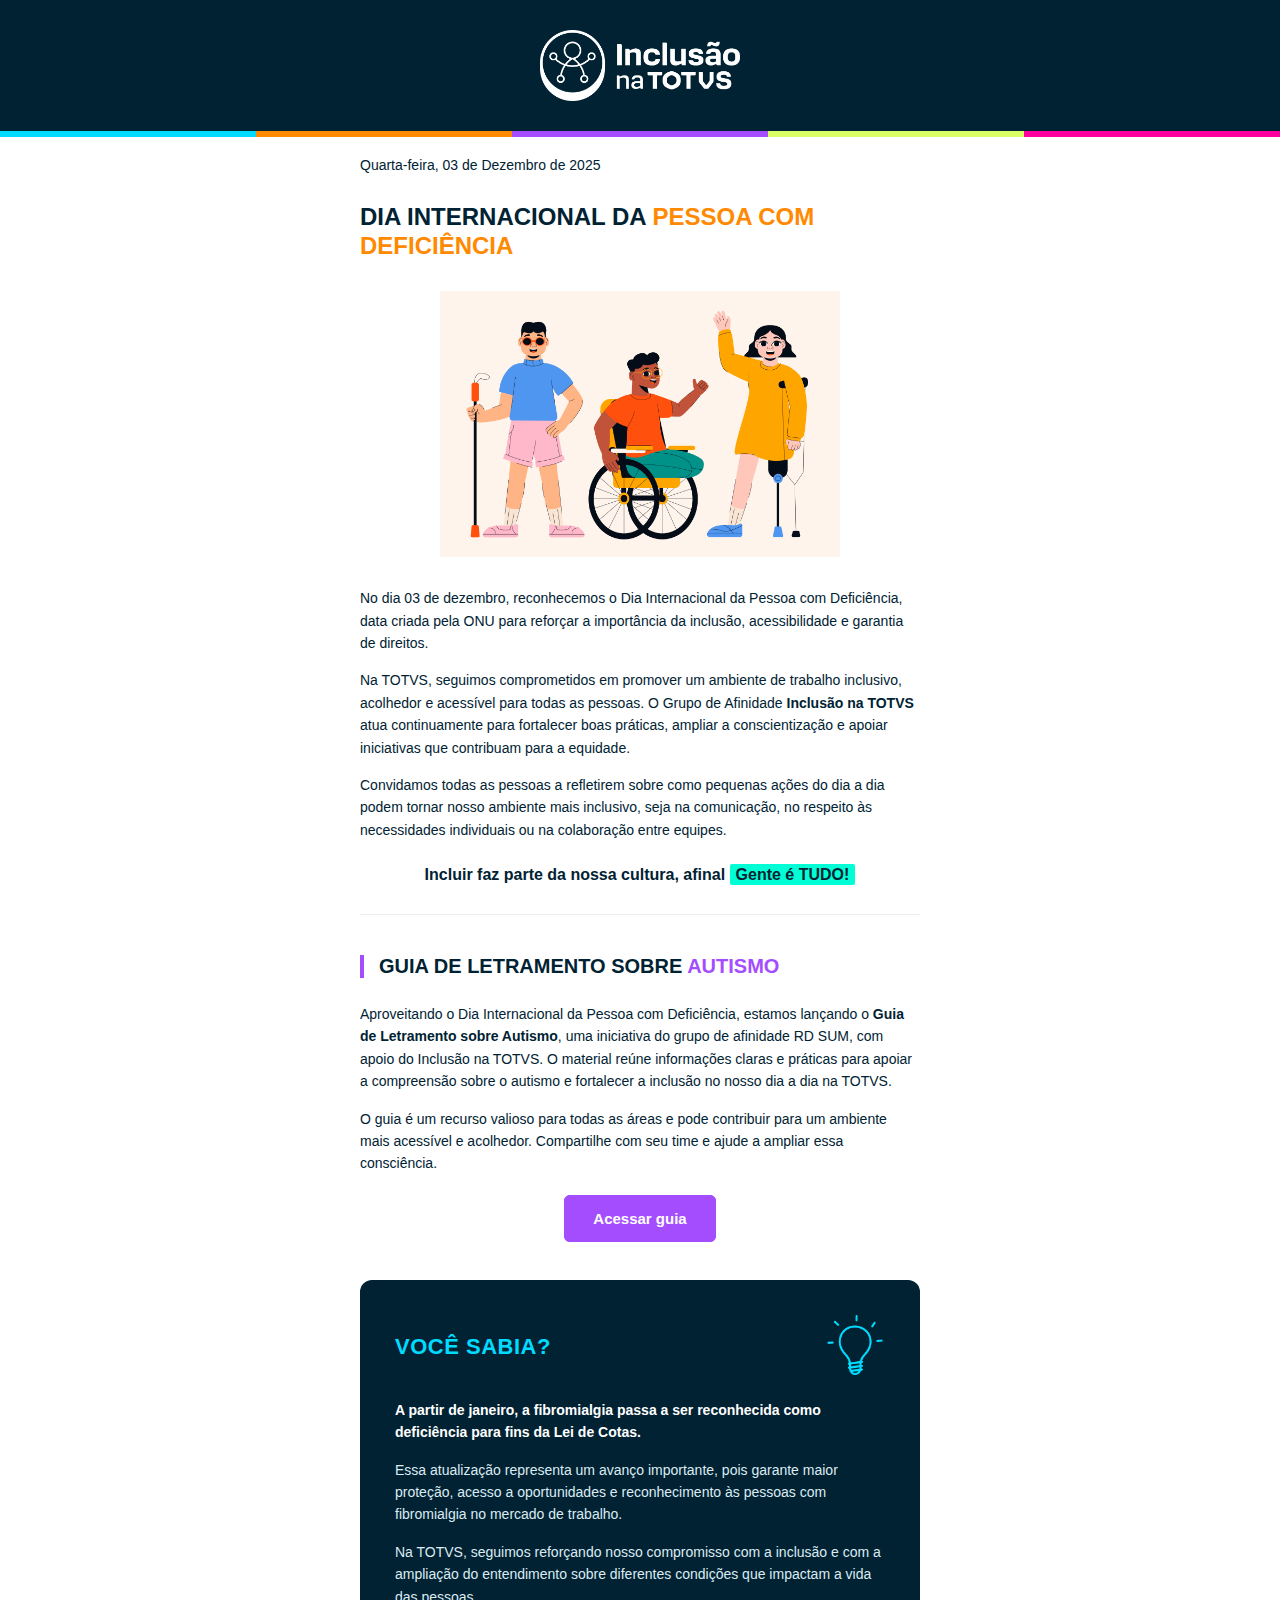
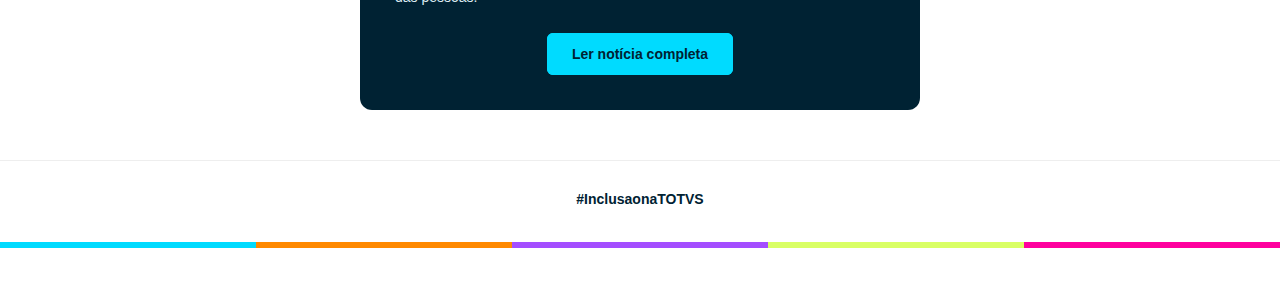
<file: 251203/index.html>
<!DOCTYPE html>
<html lang="pt-BR">

<head>
    <meta charset="UTF-8">
    <meta name="viewport" content="width=device-width, initial-scale=1.0">
    <meta name="x-apple-disable-message-reformatting">
    <title>Newsletter Inclusão na TOTVS</title>
    <style>
        table,
        td {
            border-collapse: collapse;
            mso-table-lspace: 0pt;
            mso-table-rspace: 0pt;
        }
        img {-ms-interpolation-mode: bicubic;}
        a {text-decoration: none;}
    </style>
    <!--[if mso]>
        <style type="text/css">
            table {border-collapse: collapse;}
        </style>
    <![endif]-->
</head>

<body style="margin: 0; padding: 0; font-family: Verdana, Geneva, Tahoma, sans-serif;">

    <div style="width: 100%; table-layout: fixed; padding-bottom: 40px;">
        <center>
            <table role="presentation" border="0" cellpadding="0" cellspacing="0" width="100%"
                style="background-color: #ffffff; margin: 0 auto;">

                <tr>
                    <td align="center" bgcolor="#002233" style="padding: 30px 20px;">

                        <img src="https://danignvs.github.io/totvs/inclusao-logo-branco.png"
                            alt="Inclusão na TOTVS - Logotipo do grupo de afinidade" width="200"
                            style="display: block; width: 200px; height: auto; border: 0;">
                    </td>
                </tr>

                <tr>
                    <td height="6" style="font-size: 0; line-height: 0;" aria-hidden="true">
                        <table role="presentation" border="0" width="100%" cellspacing="0" cellpadding="0"
                            aria-hidden="true">
                            <tr>
                                <td bgcolor="#00DBFF" width="20%" height="6"></td>
                                <td bgcolor="#FF8900" width="20%" height="6"></td>
                                <td bgcolor="#A44DFF" width="20%" height="6"></td>
                                <td bgcolor="#D9FF65" width="20%" height="6"></td>
                                <td bgcolor="#FF009E" width="20%" height="6"></td>
                            </tr>
                        </table>
                    </td>
                </tr>

                <tr>
                    <td>
                        <table role="presentation" border="0" cellpadding="0" cellspacing="0"
                            style="max-width: 600px; width: 100%; margin: 0 auto;">

                            <tr>
                                <td style="padding: 20px 20px 0; text-align: left;">
                                    <p
                                        style="margin: 0; font-size: 14px; color: #002233; font-family: Verdana, sans-serif;">
                                        Quarta-feira, 03 de Dezembro de 2025
                                    </p>
                                </td>
                            </tr>

                            <tr>
                                <td style="padding: 20px;">
                                    <h1
                                        style="text-transform: uppercase; font-family: Verdana, sans-serif; font-size: 24px; font-weight: bold; margin: 10px 0 20px 0; line-height: 1.2; color: #002233;">
                                        Dia Internacional da <span style="color: #FF8900;">Pessoa com Deficiência</span>
                                    </h1>

                                    <img src="https://danignvs.github.io/totvs/251203/7797279.jpg"
                                        alt="Ilustração colorida representando a diversidade, mostrando três pessoas com deficiência interagindo em um ambiente de trabalho"
                                        width="540"
                                        style="border-radius: 6px; padding:10px 0 30px 0; display: block; width: 100%; max-width: 400px; height: auto; border: 0; margin:0 auto;">

                                    <p
                                        style="color: #002233; font-family: Verdana, sans-serif; font-size: 14px; line-height: 1.6; margin: 0 0 15px 0;">
                                        No dia 03 de dezembro, reconhecemos o Dia Internacional da Pessoa com
                                        Deficiência, data criada pela ONU para reforçar a importância da inclusão,
                                        acessibilidade e garantia de direitos.
                                    </p>

                                    <p
                                        style="color: #002233; font-family: Verdana, sans-serif; font-size: 14px; line-height: 1.6; margin: 0 0 15px 0;">
                                        Na TOTVS, seguimos comprometidos em promover um ambiente de trabalho inclusivo,
                                        acolhedor e acessível para todas as pessoas. O Grupo de Afinidade
                                        <strong>Inclusão na TOTVS</strong> atua continuamente para fortalecer boas
                                        práticas,
                                        ampliar a conscientização e apoiar iniciativas que contribuam para a equidade.
                                    </p>

                                    <p
                                        style="color: #002233; font-family: Verdana, sans-serif; font-size: 14px; line-height: 1.6; margin: 0 0 20px 0;">
                                        Convidamos todas as pessoas a refletirem sobre como pequenas ações do dia a dia
                                        podem tornar nosso ambiente mais inclusivo,
                                        seja na comunicação, no respeito às necessidades individuais ou na colaboração
                                        entre equipes.

                                    </p>

                                    <p
                                        style="font-family: Verdana, sans-serif; font-size: 16px; font-weight: bold; margin: 25px 0 10px 0; text-align: center; color: #002233;">
                                        Incluir faz parte da nossa cultura, afinal <span
                                            style="color: #002233; background-color: #00FFD4; padding: 2px 6px; border-radius: 2px; white-space: nowrap;">Gente
                                            é TUDO!</span>
                                    </p>
                                </td>
                            </tr>

                            <tr>
                                <td style="padding: 0 20px;">
                                    <hr style="border: 0; border-top: 1px solid #eeeeee; margin: 0;">
                                </td>
                            </tr>

                            <tr>
                                <td style="padding: 20px;">
                                    <h2
                                        style="text-transform: uppercase; color: #002233; font-family: Verdana, sans-serif; font-size: 20px; font-weight: bold; margin: 20px 0 25px 0; border-left: 4px solid #A44DFF; padding-left: 15px;">
                                        Guia de Letramento sobre <span style="color: #A44DFF;">Autismo</span>
                                    </h2>

                                    <p
                                        style="margin: 0 0 15px 0; font-family: Verdana, sans-serif; font-size: 14px; line-height: 1.6; color: #002233;">
                                        Aproveitando o Dia Internacional da Pessoa com Deficiência, estamos lançando o
                                        <strong>Guia de Letramento sobre Autismo</strong>, uma iniciativa do grupo de
                                        afinidade RD SUM,
                                        com apoio do Inclusão na TOTVS. O material reúne informações claras e práticas
                                        para apoiar a compreensão
                                        sobre o autismo e fortalecer a inclusão no nosso dia a dia na TOTVS.

                                    </p>

                                    <p
                                        style="margin: 0 0 20px 0; font-family: Verdana, sans-serif; font-size: 14px; line-height: 1.6; color: #002233;">
                                        O guia é um recurso valioso para todas as áreas e pode contribuir para um
                                        ambiente mais acessível e acolhedor.
                                        Compartilhe com seu time e ajude a ampliar essa consciência.
                                    </p>

                                    <table role="presentation" border="0" cellspacing="0" cellpadding="0" width="100%">
                                        <tr>
                                            <td align="center">
                                                <table role="presentation" border="0" cellspacing="0" cellpadding="0">
                                                    <tr>
                                                        <td align="center" bgcolor="#A44DFF"
                                                            style="border-radius: 6px;">
                                                            <a href="https://drive.google.com/file/d/1AAbFLACTPk5O9Yun21xEWTHD_WfF4q3d/view"
                                                                target="_blank" 
                                                                rel="noopener noreferrer" 
                                                                aria-label="Acessar Guia de Letramento sobre Autismo no Google Drive"
                                                                style="font-family: Verdana, sans-serif; font-size: 15px; color: #ffffff; text-decoration: none; font-weight: bold; padding: 14px 28px; display: inline-block; border: 1px solid #A44DFF; border-radius: 6px;">
                                                                Acessar guia
                                                            </a>
                                                        </td>
                                                    </tr>
                                                </table>
                                            </td>
                                        </tr>
                                    </table>
                                    <br>
                                </td>
                            </tr>

                            <tr>
                                <td style="padding: 0 20px 50px;">
                                    <table role="presentation" border="0" width="100%" cellspacing="0" cellpadding="0"
                                        bgcolor="#002233" style="border-radius: 12px; background-color: #002233;">
                                        <tr>
                                            <td style="padding: 35px;">

                                                <table role="presentation" border="0" cellspacing="0" cellpadding="0"
                                                    width="100%" style="margin-bottom: 20px;">
                                                    <tr>
                                                        <td align="left" valign="middle">
                                                            <h3
                                                                style="color: #00DBFF; font-family: Verdana, sans-serif; font-size: 22px; font-weight: bold; margin: 0; letter-spacing: 0.5px; text-transform: uppercase;">
                                                                Você sabia?
                                                            </h3>
                                                        </td>
                                                        <td align="right" valign="middle" width="60">
                                                            <img src="https://danignvs.github.io/totvs/251203/lampada-azul.png"
                                                            aria-hidden="true"
                                                            width="60">

                                                        </td>
                                                    </tr>
                                                </table>

                                                <p
                                                    style="color: #ffffff; font-family: Verdana, sans-serif; font-size: 14px; line-height: 1.6; margin: 0 0 15px 0;">
                                                    <strong>A partir de janeiro, a fibromialgia passa a ser reconhecida
                                                        como deficiência para fins da Lei de Cotas.</strong>
                                                </p>

                                                <p
                                                    style="color: #dcebf2; font-family: Verdana, sans-serif; font-size: 14px; line-height: 1.6; margin: 0 0 15px 0;">
                                                    Essa atualização representa um avanço importante, pois garante maior
                                                    proteção, acesso a oportunidades e reconhecimento às pessoas com
                                                    fibromialgia no mercado de trabalho.
                                                </p>

                                                <p
                                                    style="color: #dcebf2; font-family: Verdana, sans-serif; font-size: 14px; line-height: 1.6; margin: 0 0 25px 0;">
                                                    Na TOTVS, seguimos reforçando nosso compromisso com a inclusão e com
                                                    a ampliação do entendimento sobre diferentes condições que impactam
                                                    a vida das pessoas.
                                                </p>

                                                <table role="presentation" border="0" width="100%" cellspacing="0" cellpadding="0" aria-hidden="true">
                                                    <tr>
                                                        <td align="center">
                                                            <table role="presentation" border="0" cellspacing="0"
                                                                cellpadding="0">
                                                                <tr>
                                                                    <td align="center" bgcolor="#00DBFF"
                                                                        style="border-radius: 6px;">
                                                                        <a href="https://g1.globo.com/saude/noticia/2025/08/04/fibromialgia-entenda-a-sindrome-que-atinge-6-milhoes-de-brasileiros-e-agora-e-considerada-deficiencia.ghtml"
                                                                            target="_blank" 
                                                                            rel="noopener noreferrer" 
                                                                            aria-label="Ler notícia completa sobre fibromialgia no G1"
                                                                            style="font-family: Verdana, sans-serif; font-size: 14px; color: #002233; text-decoration: none; font-weight: bold; padding: 12px 24px; display: inline-block; border: 1px solid #00DBFF; border-radius: 6px;">
                                                                            Ler notícia completa
                                                                        </a>
                                                                    </td>
                                                                </tr>
                                                            </table>
                                                        </td>
                                                    </tr>
                                                </table>

                                            </td>
                                        </tr>
                                    </table>
                                </td>
                            </tr>

                        </table>
                    </td>
                </tr>

                <tr>
                    <td align="center"
                        style="padding: 30px 40px; border-top: 1px solid #eeeeee; background-color: #ffffff;">
                        <p
                            style="margin: 0 0 5px 0; font-weight: bold; color: #002233; font-size: 14px; font-family: Verdana, sans-serif; text-align: center;">
                            #InclusaonaTOTVS
                        </p>
                    </td>
                </tr>

                <tr>
                    <td height="6" style="font-size: 0; line-height: 0;" aria-hidden="true">
                        <table role="presentation" border="0" width="100%" cellspacing="0" cellpadding="0">
                            <tr>
                                <td bgcolor="#00DBFF" width="20%" height="6"></td>
                                <td bgcolor="#FF8900" width="20%" height="6"></td>
                                <td bgcolor="#A44DFF" width="20%" height="6"></td>
                                <td bgcolor="#D9FF65" width="20%" height="6"></td>
                                <td bgcolor="#FF009E" width="20%" height="6"></td>
                            </tr>
                        </table>
                    </td>
                </tr>

            </table>
        </center>
    </div>
</body>

</html>
</file>
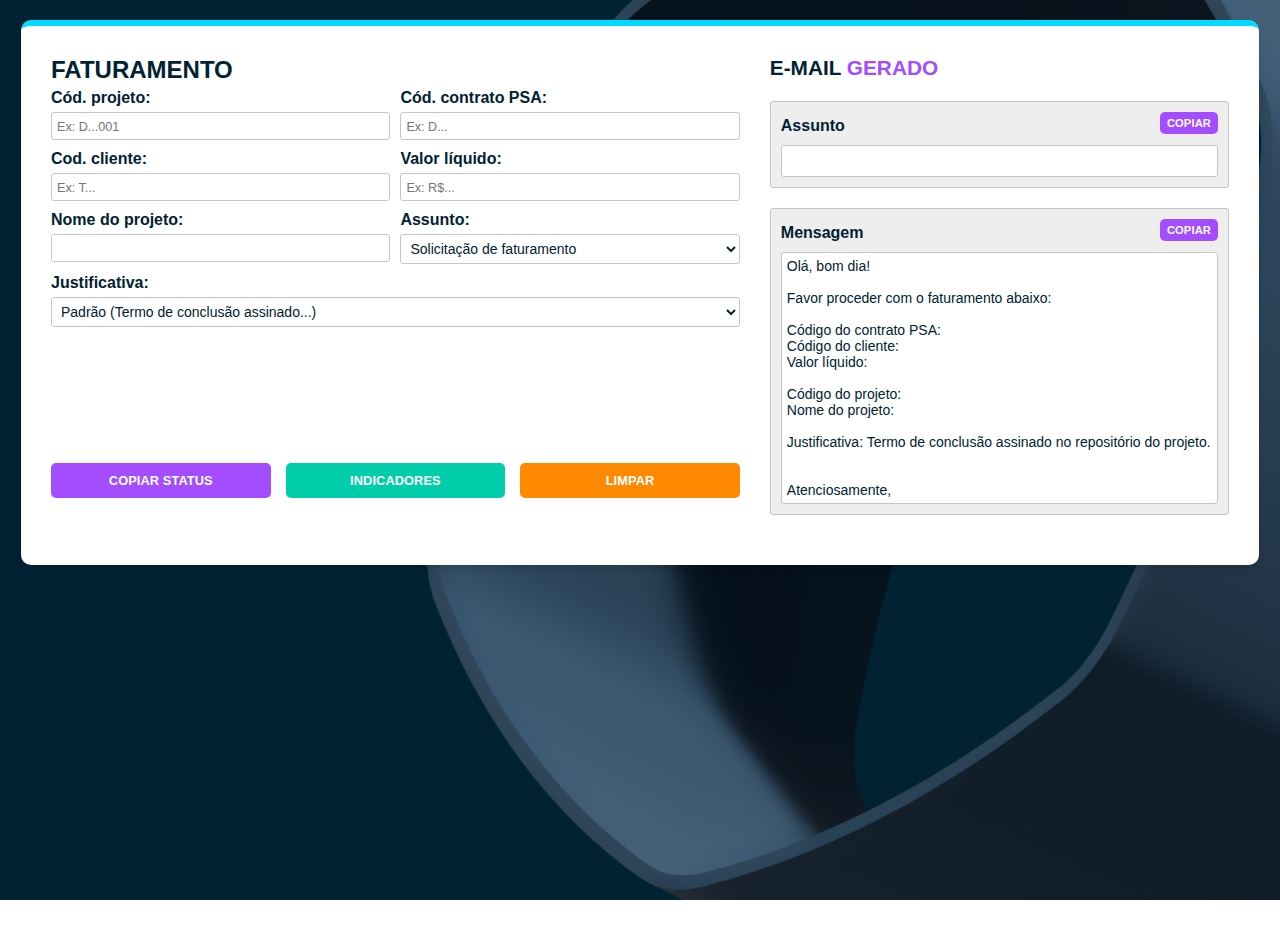
<file: faturamento.html>
<!DOCTYPE html>
<html lang="pt-BR">

<head>
    <meta charset="UTF-8">
    <meta name="viewport" content="width=device-width, initial-scale=1.0">
    <meta name="robots" content="noindex, nofollow">
    <title>Gerador de Email de Faturamento</title>
    <link rel="stylesheet" href="style.css">

    <style>
    </style>
</head>

<body>
    <!--h1></h1-->

    <div class="container container-azul">

        <section class="container-formulario">
        
            <div class="topo">
                <h2>Faturamento</h2>                
            </div>
        
            <div class="input-group">
                <div class="input-item">
                    <label for="codProjeto">Cód. projeto:</label>
                    <input type="text" id="codProjeto" placeholder="Ex: D...001" oninput="preencherContrato(); gerarEmail()">
                </div>
                <div class="input-item">
                    <label for="codContratoPSA">Cód. contrato PSA:</label>
                    <input type="text" id="codContratoPSA" placeholder="Ex: D..." oninput="gerarEmail()">
                </div>
            </div>
        
            <div class="input-group">
                <div class="input-item">
                    <label for="codCliente">Cod. cliente:</label>
                    <input type="text" id="codCliente" placeholder="Ex: T..." oninput="gerarEmail()">
                </div>
                <div class="input-item">
                    <label for="valorLiquido">Valor líquido:</label>
                    <input type="text" id="valorLiquido" placeholder="Ex: R$..." oninput="gerarEmail()">
                </div>
            </div>
        
            <div class="input-group">
                <div class="input-item">
                    <label for="nomeProjeto">Nome do projeto:</label>
                    <input type="text" id="nomeProjeto" placeholder="" oninput="gerarEmail()">
                </div>
                <div class="input-item">
                    <label for="tipoAssunto">Assunto:</label>
                    <select id="tipoAssunto" onchange="gerarEmail()">
                        <option value="Faturamento">Solicitação de faturamento</option>
                        <option value="Projeto">Nome do projeto</option>
                    </select>
                </div>
            </div>
        
            <label for="tipoJustificativa">Justificativa:</label>
            <select id="tipoJustificativa" onchange="mudarJustificativa(); gerarEmail()">
                <option value="Padrao">Padrão (Termo de conclusão assinado...)</option>
                <option value="Outras">Outras (digitar abaixo)</option>
            </select>
        
            <div id="justificativaManualDiv" class="justificativa-manual">
                <label for="justificativa">Digite sua Justificativa:</label>
                <input type="text" id="justificativa" placeholder="Descreva a justificativa aqui..." oninput="gerarEmail()">
            </div>
        </section>

        <section class="container-resultado">
            <h3 class="roxo"><span class="azul">E-mail</span> gerado</h3>



            <div class="resultado">
                <button class="btn-roxo btn-aux" onclick="copiarTexto('resultadoAssunto')">Copiar</button>
                <label>Assunto</label>
                <pre id="resultadoAssunto"></pre>
            </div>

            <div class="resultado">
                <button class="btn-roxo btn-aux" onclick="copiarTexto('resultadoCorpo')">Copiar</button>
                <label>Mensagem</label>
                <pre id="resultadoCorpo"></pre>
            </div>
        </section>

        <section class="botoes-de-acao">
            <button class="btn-roxo" onclick="copiarString('TERMO ANEXO - Faturamento Solicitado')">Copiar Status</button>

            <button class="btn-verde" onclick="abrirIndicadores()">Indicadores</button>

            <button class="btn-laranja" onclick="limparFormulario()">Limpar</button>

            <div id="toast">Copiado para a área de transferência!</div>
        </section>
    </div>  


    <script>
        // --- FORÇAR A PÁGINA A IR PARA O TOPO AO ATUALIZAR ---
        if (history.scrollRestoration) {
            history.scrollRestoration = 'manual';
        }
        window.scrollTo(0, 0);
        
        const JUSTIFICATIVA_PADRAO = "Termo de conclusão assinado no repositório do projeto.";

        function obterSaudacao() {
            const hora = parseInt(new Date().toLocaleString("pt-BR", {
                timeZone: "America/Sao_Paulo",
                hour: "numeric",
                hour12: false
            }));

            if (hora >= 5 && hora < 12) return "bom dia";
            else if (hora >= 12 && hora < 18) return "boa tarde";
            else return "bom dia/boa tarde";
        }

        function preencherContrato() {
            const codProjeto = document.getElementById('codProjeto').value;
            if (codProjeto.length > 3) {
                const codContratoPSA = codProjeto.slice(0, -3);
                document.getElementById('codContratoPSA').value = codContratoPSA;
            } else if (codProjeto.length === 0) {
                document.getElementById('codContratoPSA').value = "";
            }
        }

        function mudarJustificativa() {
            const tipoJustificativa = document.getElementById('tipoJustificativa').value;
            const inputJustificativa = document.getElementById('justificativa');
            const justificativaDiv = document.getElementById('justificativaManualDiv');

            if (tipoJustificativa === 'Padrao') {
                justificativaDiv.style.display = 'none';
                inputJustificativa.value = JUSTIFICATIVA_PADRAO;
            } else {
                justificativaDiv.style.display = 'block';
                // Limpa se estiver com o texto padrão para facilitar a digitação
                if (inputJustificativa.value === JUSTIFICATIVA_PADRAO) {
                    inputJustificativa.value = "";
                }
                inputJustificativa.focus();
            }
            gerarEmail();
        }

        function gerarEmail() {
            const codProjeto = document.getElementById('codProjeto').value;
            const nomeProjeto = document.getElementById('nomeProjeto').value;
            const tipoAssunto = document.getElementById('tipoAssunto').value;
            const tipoJustificativa = document.getElementById('tipoJustificativa').value;
            const codContratoPSA = document.getElementById('codContratoPSA').value;
            const codCliente = document.getElementById('codCliente').value;

            let valorLiquido = document.getElementById('valorLiquido').value.trim();
            if (valorLiquido && !valorLiquido.toUpperCase().startsWith("R$")) {
                valorLiquido = `R$${valorLiquido}`;
            }

            let justificativa;
            if (tipoJustificativa === 'Padrao') {
                justificativa = JUSTIFICATIVA_PADRAO;
            } else {
                justificativa = document.getElementById('justificativa').value;
            }

            let assunto = '';
            if (tipoAssunto === 'Faturamento') {
                assunto = codProjeto ? `${codProjeto} - Solicitação de Faturamento` : '';
            } else {
                assunto = (codProjeto && nomeProjeto) ? `${codProjeto} - ${nomeProjeto}` : '';
            }

            const saudacao = obterSaudacao();

            const corpoEmail = `Olá, ${saudacao}!

Favor proceder com o faturamento abaixo:

Código do contrato PSA: ${codContratoPSA}
Código do cliente: ${codCliente}
Valor líquido: ${valorLiquido}

Código do projeto: ${codProjeto}
Nome do projeto: ${nomeProjeto}

Justificativa: ${justificativa}


Atenciosamente,`;

            document.getElementById('resultadoAssunto').textContent = assunto;
            document.getElementById('resultadoCorpo').textContent = corpoEmail;
        }

        // --- FUNÇÕES NOVAS ---

        function mostrarToast(texto) {
            var x = document.getElementById("toast");

            // Se o texto for muito longo (ex: corpo do email), cortamos para não quebrar o layout
            let textoExibido = texto;
            if (textoExibido.length > 40) {
                textoExibido = textoExibido.substring(0, 40) + "...";
            }

            // Define a mensagem dinâmica
            x.textContent = `"${textoExibido}" copiado!`;

            x.className = "show";
            setTimeout(function () { x.className = x.className.replace("show", ""); }, 4000);
        }

        function copiarTexto(idElemento) {
            const texto = document.getElementById(idElemento).textContent;

            if (!texto.trim()) return;

            navigator.clipboard.writeText(texto).then(() => {
                mostrarToast(texto); // Passa o texto para a notificação
            }).catch(err => {
                console.error('Erro ao copiar: ', err);
                alert('Erro manual ao copiar.');
            });
        }

        // Função para Limpar tudo
        function limparFormulario() {
            // Seleciona todos os inputs de texto e limpa
            const inputs = document.querySelectorAll('input[type="text"]');
            inputs.forEach(input => input.value = '');

            // Reseta os selects para a primeira opção
            document.getElementById('tipoAssunto').selectedIndex = 0;
            document.getElementById('tipoJustificativa').selectedIndex = 0;

            // Restaura a visualização da justificativa (esconde o manual)
            mudarJustificativa();

            // Atualiza o email (vai ficar em branco)
            gerarEmail();
        }

        function copiarString(texto) {
            navigator.clipboard.writeText(texto).then(() => {
                mostrarToast(texto); // Passa o texto para a notificação
            }).catch(err => {
                console.error('Erro ao copiar: ', err);
            });
        }

        function abrirIndicadores() {
            const codProjeto = document.getElementById('codProjeto').value;
            // COLOQUE O LINK DA SUA PLANILHA AQUI EMBAIXO:
            const linkPlanilha = "https://docs.google.com/spreadsheets/d/19b-F8VDW_tJeJ2h4lM_owYeUDWt0upNsK_OR_bVe0aw/edit";

            navigator.clipboard.writeText(codProjeto).then(() => {
                // Se tiver código, mostra ele. Se estiver vazio, mostra mensagem genérica.
                if (codProjeto) {
                    mostrarToast(codProjeto);
                } else {
                    mostrarToast("Vazio");
                }
                window.open(linkPlanilha, '_blank');
            }).catch(err => {
                window.open(linkPlanilha, '_blank');
            });
        }

        window.onload = function () {
            mudarJustificativa();
            gerarEmail();
        };
    </script>

</body>

</html>
</file>
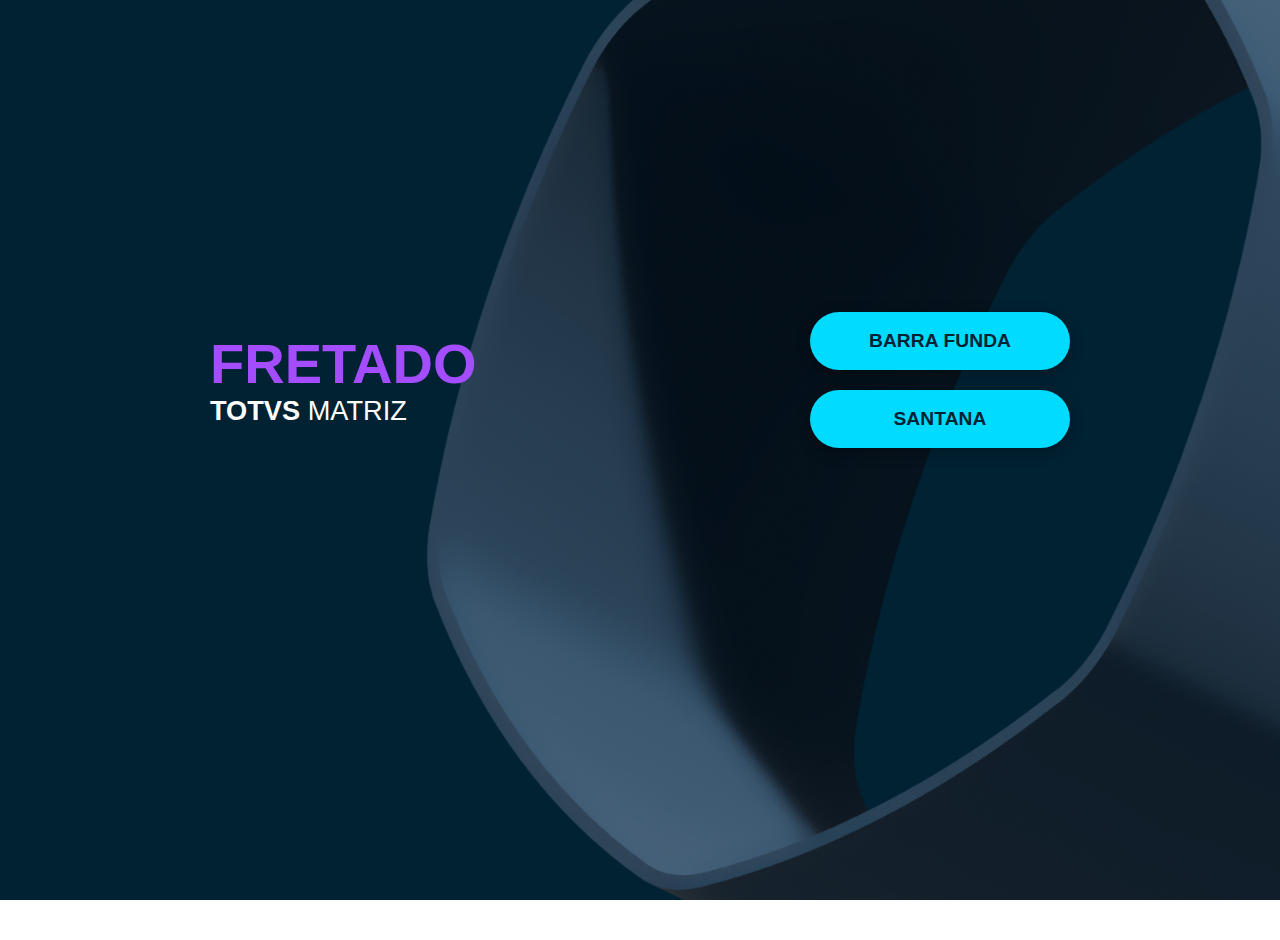
<file: fretado.html>
<!DOCTYPE html>
<html lang="pt-BR">
<head>
    <meta charset="UTF-8">
    <meta name="viewport" content="width=device-width, initial-scale=1.0">
    <meta name="robots" content="noindex, nofollow">
    <title>Fretado TOTVS</title>
    <link rel="stylesheet" href="style.css">

    <style>   
        p {
            font-size: small; 
            padding: 0 0 30px 0;
        }     

        .container {            
            max-width: 600px; 
            display: flex; 
            flex-direction: column;
            gap: 0;
            position: relative;
        }

       
        .btn-close {
            position: absolute;
            top: 15px;
            right: 15px;
            margin: 0; 
            padding: 10px 15px;
            z-index: 10; 
        }

        .container h1 {
            margin: 0;
            color: var(--az-escuro);
            font-size: 24px;
            padding: 10px 0 0;
        }

        .container h2 {
            font-size: 20px;
        }

        .container h3 {
            font-size: 16px;
            padding-left: 10px;
        }

        /* Capa / Hero Section (Ajustada para o novo layout) */
        .hero-section {
            display: flex;
            flex-direction: row;
            align-items: center;
            justify-content: space-between;
            gap: 40px;
            width: 100%;
            max-width: 900px;
            margin: 0 auto;
            padding: 40px 20px;
            min-height: 80vh; /* Mantém o menu centralizado verticalmente na tela */
            box-sizing: border-box;
            animation: fadeIn 1s ease-in;
        }

        .titulos-hero {
            text-align: left;
        }

        .hero-title {
            font-size: 3.5rem; 
            margin: 0;
            color: var(--roxo);
            line-height: 1.1;
            padding: 0;
        }

        .hero-subtitle {
            font-size: 1.7rem;
            color: var(--branco);
            font-weight: 300;
            margin: 0;
        }

        .hero-subtitle strong {
            font-weight: 800;
        }

        /* Menu de Botões (Empilhados) */
        .menu-container {
            display: flex;
            flex-direction: column;
            gap: 20px;
            width: auto;
        }

        .btn-menu {
            display: flex;
            align-items: center;
            justify-content: center;
            padding: 18px 40px;
            font-size: 1.2rem;
            text-transform: uppercase;
            border-radius: 50px;
            box-shadow: 0 4px 15px rgba(0,0,0,0.3);
            transition: transform 0.2s, box-shadow 0.2s;
            min-width: 260px;
            box-sizing: border-box;
            border: none;
            cursor: pointer;
            font-weight: bold;
        }

        .btn-menu:hover {
            transform: translateY(-3px);
            box-shadow: 0 6px 20px rgba(0,0,0,0.5);
        }

        /* Responsividade para Celulares */
        @media (max-width: 800px) {
            .hero-section {
                flex-direction: column;
                justify-content: center;
                gap: 50px;
                min-height: auto;
                padding-top: 10vh;
            }

            .titulos-hero {
                text-align: center;
            }

            .menu-container {
                width: 100%;
                align-items: center;
            }

            .btn-menu {
                width: 100%;
                max-width: 350px;
            }
        }

        /* Estilos Internos dos Containers (Tabelas) */

        /* Tabelas */
        table {
            width: 100%;
            border-collapse: collapse;
            margin-bottom: 25px;
        }

        th {
            background-color: var(--az-bg);
            color: var(--az-escuro);
            padding: 12px;
            text-align: center;
            font-weight: bold;
            border: 1px solid var(--cinza); 
            width: 50%;
            text-transform: uppercase;
        }

        td {
            padding: 10px;
            text-align: center;
            border: 1px solid var(--cinza);
            font-size: 16px;
        }

        tr:nth-child(even) {
            background-color: var(--cinza-claro);
        }
        tr:hover {
            background-color: var(--az-bg);
        }
        .alternativo {
            font-weight: bold;
        }


    </style>
</head>

<body>

    <div id="hero-menu" class="hero-section">
        <div class="titulos-hero">
            <h1 class="hero-title">FRETADO</h1>
            <h2 class="hero-subtitle"><strong>TOTVS</strong> MATRIZ</h2>
        </div>
        

        <div class="menu-container">
            <button class="btn-menu btn-azul" onclick="toggleFretado('barra')">
                Barra Funda
            </button>
            <button class="btn-menu btn-azul" onclick="toggleFretado('santana')">
                Santana
            </button>
        </div>
    </div>

    <div id="container-barrafunda" class="hidden">
        <div class="container container-azul">
            <button class="btn-close" onclick="fecharTodos()">X</button>

            <h1>BARRA FUNDA</h1>
            <p>
                Av. Mário de Andrade, 664 (sentido Lapa).
                
            <a target="_blank" class="mark-limao" href="https://maps.app.goo.gl/B5zseMG3oxo1ydfd7">
                Google Maps</a>
           </p>

            <h2 class="destaque-azul">SEGUNDA E SEXTA-FEIRA</h2> 

            <h3>MANHÃ</h3>
            <table>
                <thead>
                    <tr><th>Saída Barra Funda</th><th>Chegada TOTVS</th></tr>
                </thead>
                <tbody>
                    <tr><td>07:10</td><td>07:25</td></tr>
                    <tr><td>08:20</td><td>08:45</td></tr>
                    <tr><td>09:15</td><td>09:30</td></tr>
                    <tr><td>09:45</td><td>10:05</td></tr>
                </tbody>
            </table>

            <h3>TARDE</h3>
            <table>
                <thead>
                    <tr><th>Saída TOTVS</th><th>Chegada Barra Funda</th></tr>
                </thead>
                <tbody>
                    <tr><td>17:40</td><td>18:00</td></tr>
                    <tr><td>18:15</td><td>18:40</td></tr>
                    <tr><td>19:10</td><td>19:35</td></tr>
                    <tr><td>19:50</td><td>20:10</td></tr>
                </tbody>
            </table>

            <br>
            <h2 class="destaque-azul">TERÇA, QUARTA E QUINTA-FEIRA</h2>

            <h3>MANHÃ</h3>
            <table>
                <thead>
                    <tr><th>Saída Barra Funda</th><th>Chegada TOTVS</th></tr>
                </thead>
                <tbody>
                    <tr><td>07:10</td><td>07:25</td></tr>
                    <tr class="alternativo"><td>07:30</td><td>07:45</td></tr>
                    <tr><td>08:20</td><td>08:45</td></tr>
                    <tr class="alternativo"><td>08:40</td><td>08:55</td></tr>
                    <tr><td>09:15</td><td>09:30</td></tr>
                    <tr><td>09:45</td><td>10:05</td></tr>
                </tbody>
            </table>

            <h3>TARDE</h3>
            <table>
                <thead>
                    <tr><th>Saída TOTVS</th><th>Chegada Barra Funda</th></tr>
                </thead>
                <tbody>
                    <tr class="alternativo"><td>17:30</td><td>18:10</td></tr>
                    <tr><td>17:40</td><td>18:00</td></tr>
                    <tr><td>18:15</td><td>18:40</td></tr>
                    <tr><td>19:10</td><td>19:35</td></tr>
                    <tr class="alternativo"><td>19:20</td><td>19:35</td></tr>
                    <tr><td>19:50</td><td>20:10</td></tr>
                </tbody>
            </table>
        </div>
    </div>

    <div id="container-santana" class="hidden">
        <div class="container container-azul"> 
            <button class="btn-close" onclick="fecharTodos()">X</button>

            <H1>SANTANA</H1>
            <p>
                Rua Voluntários da Pátria, 1.935 (Drogaria São Paulo).
                
            <a target="_blank" class="mark-limao" href="https://maps.app.goo.gl/ygwJDGRsv87Rf9Gm8">
               Google Maps</a>
        </p>
            

            <h2 class="destaque-azul">SEGUNDA E SEXTA-FEIRA</h2>
            <h3>MANHÃ</h3>
            <table>
                <thead>
                    <tr><th>Saída Santana</th><th>Chegada TOTVS</th></tr>
                </thead>
                <tbody>
                    <tr><td>07:20</td><td>07:35</td></tr>
                    <tr><td>07:50</td><td>08:10</td></tr>
                    <tr><td>08:20</td><td>08:40</td></tr>
                    <tr><td>08:50</td><td>09:10</td></tr>
                    <tr><td>09:20</td><td>09:35</td></tr>
                    <tr><td>09:50</td><td>10:10</td></tr>
                </tbody>
            </table>

            <h3>TARDE</h3>
            <table>
                <thead>
                    <tr><th>Saída TOTVS</th><th>Chegada Santana</th></tr>
                </thead>
                <tbody>
                    <tr><td>17:40</td><td>18:05</td></tr>
                    <tr><td>18:15</td><td>18:35</td></tr>
                    <tr><td>18:50</td><td>19:15</td></tr>
                    <tr><td>19:25</td><td>19:45</td></tr>
                    <tr><td>20:00</td><td>20:15</td></tr>
                </tbody>
            </table>

            <br>
            <h2 class="destaque-azul">TERÇA, QUARTA E QUINTA-FEIRA</h2>

            <h3>MANHÃ</h3>
            <table>
                <thead>
                    <tr><th>Saída Santana</th><th>Chegada TOTVS</th></tr>
                </thead>
                <tbody>
                    <tr><td>07:20</td><td>07:35</td></tr>
                    <tr><td>07:50</td><td>08:10</td></tr>
                    <tr class="alternativo"><td>08:00</td><td>08:20</td></tr>
                    <tr><td>08:20</td><td>08:40</td></tr>
                    <tr><td>08:50</td><td>09:10</td></tr>
                    <tr class="alternativo"><td>09:10</td><td>09:25</td></tr>
                    <tr><td>09:20</td><td>09:35</td></tr>
                    <tr><td>09:50</td><td>10:10</td></tr>
                </tbody>
            </table>

            <h3>TARDE</h3>
            <table>
                <thead>
                    <tr><th>Saída TOTVS</th><th>Chegada Santana</th></tr>
                </thead>
                <tbody>
                    <tr><td>17:40</td><td>18:05</td></tr>
                    <tr><td>18:15</td><td>18:35</td></tr>
                    <tr class="alternativo"><td>18:30</td><td>18:50</td></tr>
                    <tr><td>18:50</td><td>19:15</td></tr>
                    <tr><td>19:25</td><td>19:45</td></tr>
                    <tr class="alternativo"><td>19:50</td><td>20:10</td></tr>
                    <tr><td>20:00</td><td>20:15</td></tr>
                </tbody>
            </table>
        </div>
    </div>

    <script>
        function toggleFretado(tipo) {
            // 1. Pega os elementos
            const hero = document.getElementById('hero-menu');
            const barra = document.getElementById('container-barrafunda');
            const santana = document.getElementById('container-santana');
            
            // 2. Esconde o Menu (Hero)
            hero.classList.add('hidden');

            // 3. Garante que os containers comecem escondidos (reset)
            barra.classList.add('hidden');
            santana.classList.add('hidden');

            // 4. Mostra o escolhido e rola para o TOPO da página
            // Isso respeita o padding do body no PC
            if (tipo === 'barra') {
                barra.classList.remove('hidden');
                window.scrollTo({ top: 0, behavior: 'smooth' });
            } else if (tipo === 'santana') {
                santana.classList.remove('hidden');
                window.scrollTo({ top: 0, behavior: 'smooth' });
            }
        }

        function fecharTodos() {
            // 1. Esconde os containers
            document.getElementById('container-barrafunda').classList.add('hidden');
            document.getElementById('container-santana').classList.add('hidden');
            
            // 2. Mostra o Menu (Hero) de volta
            document.getElementById('hero-menu').classList.remove('hidden');
            
            // 3. Rola para o topo
            window.scrollTo({ top: 0, behavior: 'smooth' });
        }
    </script>

</body>
</html>
</file>
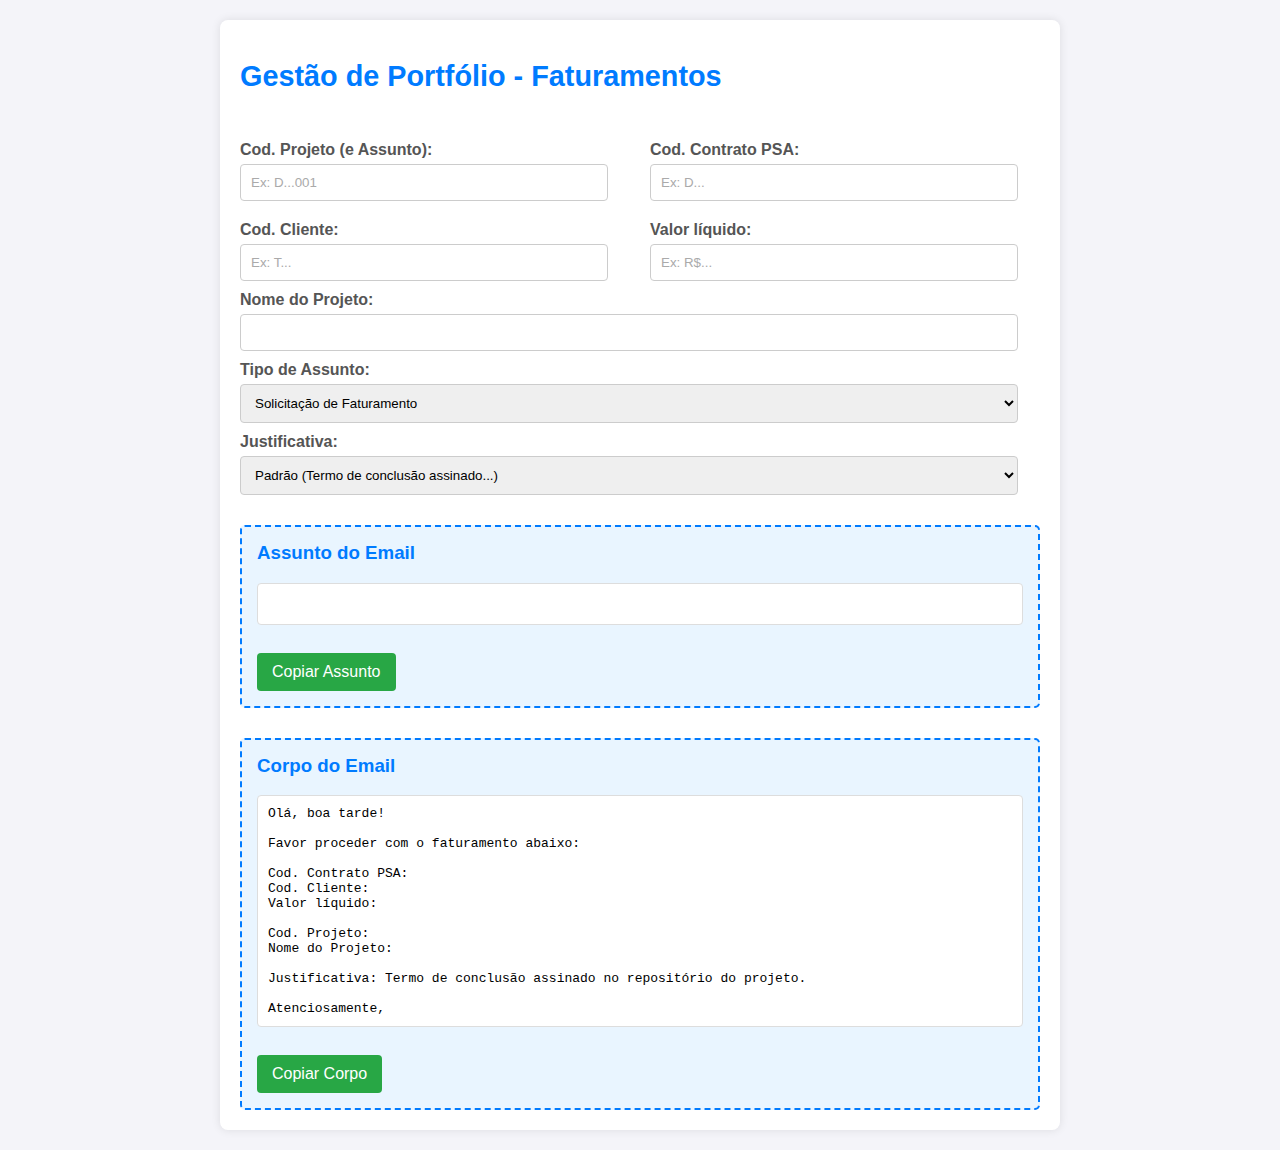
<file: geradores.html>
<!DOCTYPE html>
<html lang="pt-BR">
<head>
    <meta charset="UTF-8">
    <meta name="viewport" content="width=device-width, initial-scale=1.0">
    <meta name="robots" content="noindex, nofollow">
    <title>Gerador de Email de Faturamento</title>
    <style>
        body {
            font-family: Arial, sans-serif;
            margin: 20px;
            background-color: #f4f4f9;
        }
        .container {
            max-width: 800px;
            margin: auto;
            background: white;
            padding: 20px;
            border-radius: 8px;
            box-shadow: 0 0 10px rgba(0, 0, 0, 0.1);
        }
        h1 {
            color: #333;
            text-align: center;
        }
        h2 a {
            color: #007bff;
            text-decoration: none;
            font-size: 1.2em;
        }
        h2 a:hover {
            text-decoration: underline;
        }
        label {
            display: block;
            margin-top: 10px;
            font-weight: bold;
            color: #555;
            flex-grow: 1;
        }
        input[type="text"], select {
            width: calc(100% - 22px);
            padding: 10px;
            margin-top: 5px;
            border: 1px solid #ccc;
            border-radius: 4px;
            box-sizing: border-box;
        }
        /* Estilo para placeholder (texto de exemplo) */
        ::placeholder {
            color: #aaa;
            opacity: 1;
        }
        .resultado {
            margin-top: 30px;
            padding: 15px;
            border: 2px dashed #007bff;
            background-color: #e9f5ff;
            border-radius: 5px;
        }
        .resultado h3 {
            margin-top: 0;
            color: #007bff;
        }
        pre {
            white-space: pre-wrap;
            word-break: break-all;
            padding: 10px;
            background-color: #fff;
            border: 1px solid #ddd;
            border-radius: 4px;
            min-height: 20px; /* Garante altura mínima se vazio */
        }
        button {
            background-color: #28a745;
            color: white;
            padding: 10px 15px;
            border: none;
            border-radius: 4px;
            cursor: pointer;
            margin-top: 15px;
            font-size: 16px;
        }
        button:hover {
            background-color: #218838;
        }

        /* Flexbox */
        .input-group {
            display: flex;
            gap: 20px;
            margin-bottom: 10px;
        }
        .input-item {
            flex: 1;
            min-width: 45%; 
        }

        @media (max-width: 600px) {
            .input-group {
                flex-direction: column;
                gap: 0;
            }
            .input-item {
                min-width: 100%;
            }
        }
        .justificativa-manual {
            display: none;
        }
    </style>
</head>
<body>

    <div class="container">
        <h2>
            <a href="https://psaproducaototvs.crm2.dynamics.com/main.aspx?appid=ad972b31-8851-eb11-a812-000d3a8852cb&forceUCI=1&pagetype=entitylist&etn=msdyn_project&viewid=ead1f7f9-6dd0-f011-bbd3-00224836edf2&viewType=4230" target="_blank">
                Gestão de Portfólio - Faturamentos
            </a>
        </h2>
        <br>
        
        <div class="input-group">
            <div class="input-item">
                <label for="codProjeto">Cod. Projeto (e Assunto):</label>
                <input type="text" id="codProjeto" placeholder="Ex: D...001" oninput="preencherContrato(); gerarEmail()">
            </div>
            <div class="input-item">
                <label for="codContratoPSA">Cod. Contrato PSA:</label>
                <input type="text" id="codContratoPSA" placeholder="Ex: D..." oninput="gerarEmail()">
            </div>
        </div>

        <div class="input-group">
            <div class="input-item">
                <label for="codCliente">Cod. Cliente:</label>
                <input type="text" id="codCliente" placeholder="Ex: T..." oninput="gerarEmail()">
            </div>
            <div class="input-item">
                <label for="valorLiquido">Valor líquido:</label>
                <input type="text" id="valorLiquido" placeholder="Ex: R$..." oninput="gerarEmail()">
            </div>
        </div>

        <label for="nomeProjeto">Nome do Projeto:</label>
        <input type="text" id="nomeProjeto" placeholder="" oninput="gerarEmail()">

        <label for="tipoAssunto">Tipo de Assunto:</label>
        <select id="tipoAssunto" onchange="gerarEmail()">
            <option value="Faturamento">Solicitação de Faturamento</option>
            <option value="Projeto">Nome do Projeto</option>
        </select>
        
        <label for="tipoJustificativa">Justificativa:</label>
        <select id="tipoJustificativa" onchange="mudarJustificativa(); gerarEmail()">
            <option value="Padrao">Padrão (Termo de conclusão assinado...)</option>
            <option value="Outras">Outras (Digitar texto)</option>
        </select>

        <div id="justificativaManualDiv" class="justificativa-manual">
            <label for="justificativa">Digite sua Justificativa:</label>
            <input type="text" id="justificativa" placeholder="Descreva a justificativa aqui..." oninput="gerarEmail()">
        </div>

        <div class="resultado">
            <h3>Assunto do Email</h3>
            <pre id="resultadoAssunto"></pre>
            <button onclick="copiarTexto('resultadoAssunto')">Copiar Assunto</button>
        </div>

        <div class="resultado">
            <h3>Corpo do Email</h3>
            <pre id="resultadoCorpo"></pre>
            <button onclick="copiarTexto('resultadoCorpo')">Copiar Corpo</button>
        </div>
    </div>

    <script>
        const JUSTIFICATIVA_PADRAO = "Termo de conclusão assinado no repositório do projeto.";

        function obterSaudacao() {
            const hora = new Date().getHours();
            if (hora >= 5 && hora < 12) {
                return "bom dia";
            } else if (hora >= 12 && hora < 18) {
                return "boa tarde";
            } else {
                return "bom dia/boa tarde";
            }
        }

        function preencherContrato() {
            const codProjeto = document.getElementById('codProjeto').value;
            // Só tenta preencher se houver texto, para evitar erros
            if (codProjeto.length > 3) {
                const codContratoPSA = codProjeto.slice(0, -3);
                document.getElementById('codContratoPSA').value = codContratoPSA;
            } else if (codProjeto.length === 0) {
                 document.getElementById('codContratoPSA').value = "";
            }
        }
        
        function mudarJustificativa() {
            const tipoJustificativa = document.getElementById('tipoJustificativa').value;
            const inputJustificativa = document.getElementById('justificativa');
            const justificativaDiv = document.getElementById('justificativaManualDiv');

            if (tipoJustificativa === 'Padrao') {
                justificativaDiv.style.display = 'none';
                inputJustificativa.value = JUSTIFICATIVA_PADRAO;
            } else { 
                justificativaDiv.style.display = 'block';
                inputJustificativa.value = ""; 
                inputJustificativa.focus(); 
            }
            gerarEmail(); 
        }

        function gerarEmail() {
            const codProjeto = document.getElementById('codProjeto').value;
            const nomeProjeto = document.getElementById('nomeProjeto').value;
            const tipoAssunto = document.getElementById('tipoAssunto').value;
            const tipoJustificativa = document.getElementById('tipoJustificativa').value;
            
            const codContratoPSA = document.getElementById('codContratoPSA').value;
            const codCliente = document.getElementById('codCliente').value;
            const valorLiquido = document.getElementById('valorLiquido').value;
            
            let justificativa;
            if (tipoJustificativa === 'Padrao') {
                justificativa = JUSTIFICATIVA_PADRAO;
            } else {
                justificativa = document.getElementById('justificativa').value;
            }

            let assunto = '';
            if (tipoAssunto === 'Faturamento') {
                // Se o código estiver vazio, deixa o assunto em branco para não mostrar só o traço
                assunto = codProjeto ? `${codProjeto} - Solicitação de Faturamento` : '';
            } else { 
                assunto = (codProjeto && nomeProjeto) ? `${codProjeto} - ${nomeProjeto}` : '';
            }

            const saudacao = obterSaudacao();
            
            // Verifica se os campos principais estão vazios para não gerar um email cheio de buracos
            // Mas mantém a estrutura visível
            
            const corpoEmail = `Olá, ${saudacao}!

Favor proceder com o faturamento abaixo:

Cod. Contrato PSA: ${codContratoPSA}
Cod. Cliente: ${codCliente}
Valor líquido: ${valorLiquido}

Cod. Projeto: ${codProjeto}
Nome do Projeto: ${nomeProjeto}

Justificativa: ${justificativa}

Atenciosamente,`;

            document.getElementById('resultadoAssunto').textContent = assunto;
            document.getElementById('resultadoCorpo').textContent = corpoEmail;
        }

        function copiarTexto(idElemento) {
            const texto = document.getElementById(idElemento).textContent;
            if (!texto.trim()) {
                alert('O campo está vazio! Preencha os dados primeiro.');
                return;
            }
            navigator.clipboard.writeText(texto).then(() => {
                alert('Conteúdo copiado para a área de transferência!');
            }).catch(err => {
                console.error('Erro ao copiar: ', err);
                alert('Erro ao copiar o texto. Por favor, copie manualmente.');
            });
        }

        window.onload = function() {
            // Não chamamos preencherContrato aqui para deixar os placeholders visíveis
            mudarJustificativa(); 
            gerarEmail();
        };
    </script>

</body>
</html>
</file>
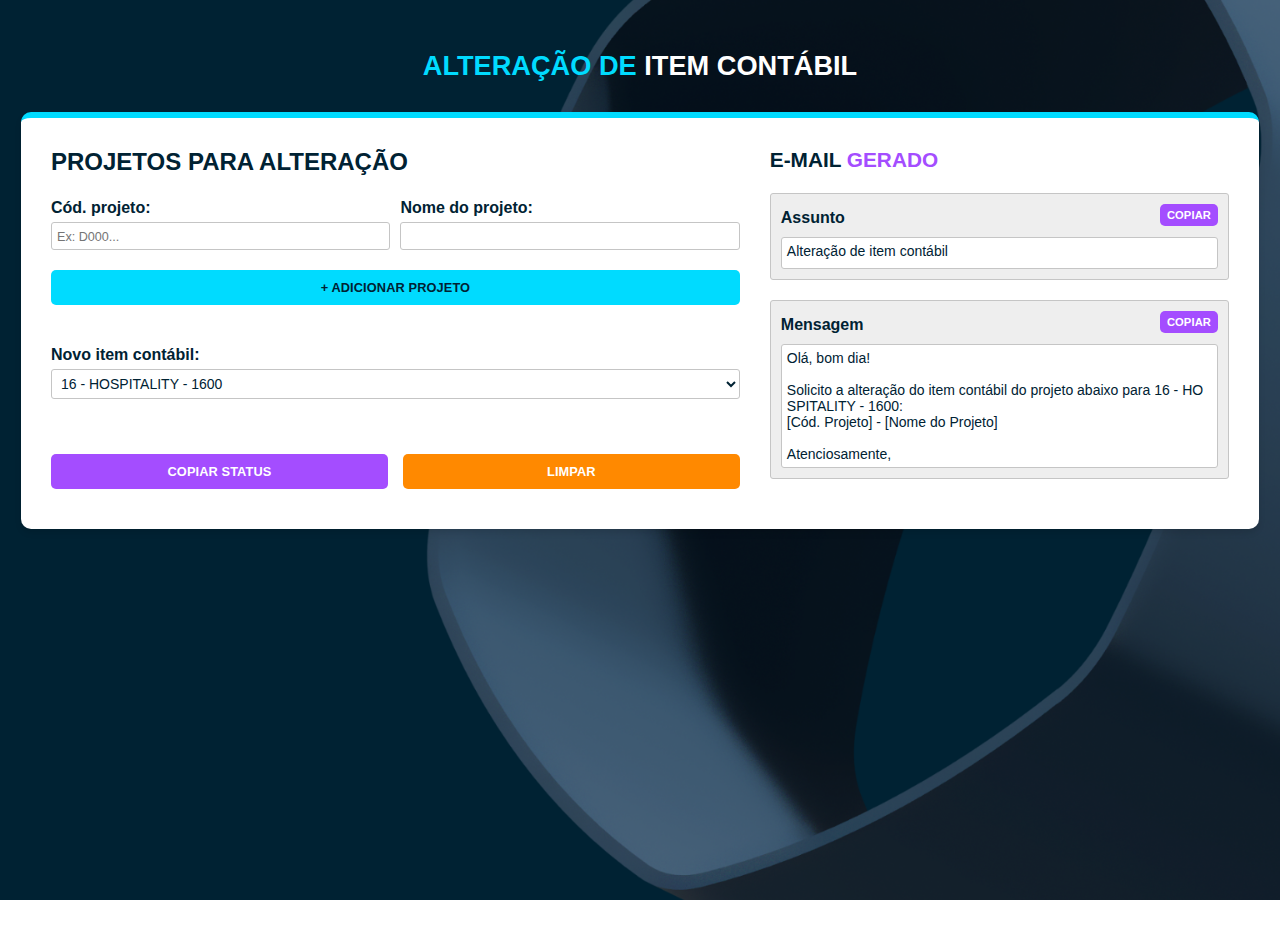
<file: item-contabil.html>
<!DOCTYPE html>
<html lang="pt-BR">

<head>
    <meta charset="UTF-8">
    <meta name="viewport" content="width=device-width, initial-scale=1.0">
    <meta name="robots" content="noindex, nofollow">
    <title>Gerador de Email - Item Contábil</title>
    <link rel="stylesheet" href="style.css">
    <style>
        .excluir {
            margin: 0;
            margin-top: -64px;
            background: transparent;
            color: var(--vermelho);
            position: relative;
            z-index: 10;
            float: right;
            border: none;
            font-size: 1.2em;
            font-weight: bold;
            cursor: pointer;
            padding: 5px;
            width: 25px;
        }

        novoitem, projetosformatados {
            font-weight: 800;
        }
    </style>
</head>

<body>

    <h1><strong class="azul-claro">Alteração de</strong> Item Contábil</h1>
    <div class="container container-azul">

        <section class="container-formulario">
            <div class="topo">
                <h2>Projetos para alteração</h2>                
            </div>

            <br>
            
            <div id="projetosContainer">
                <div class="projeto-row">
                    <div class="input-group">
                        <div class="input-item">
                            <label>Cód. projeto:</label>
                            <input type="text" class="codProjeto" placeholder="Ex: D000..." oninput="gerarEmail()">
                        </div>
                        <div class="input-item">
                            <label>Nome do projeto:</label>
                            <input type="text" class="nomeProjeto" placeholder=" " oninput="gerarEmail()">
                        </div>
                    </div>
                </div>
            </div>

            <button class="btn-azul btn-add" style="margin-top: 15px;" onclick="adicionarProjeto()">+ Adicionar Projeto</button>
            
            <br> <br> 

            <div class="input-group">
                <div class="input-item">
                    <label for="novoItem">Novo item contábil:</label>
                    <select id="novoItem" onchange="gerarEmail()">
                        <option value="16 - HOSPITALITY - 1600">16 - HOSPITALITY - 1600</option>
                    </select>
                </div>
            </div>
            
        </section>

        <section class="container-resultado">
            <h3 class="roxo"><span class="azul">E-mail</span> gerado</h3>

            <div class="resultado">
                <button class="btn-roxo btn-aux" onclick="copiarTexto('resultadoAssunto')">Copiar</button>
                <label>Assunto</label>
                <pre id="resultadoAssunto"></pre>
            </div>

            <div class="resultado">
                <button class="btn-roxo btn-aux" onclick="copiarTexto('resultadoCorpo')">Copiar</button>
                <label>Mensagem</label>
                <pre id="resultadoCorpo"></pre>
            </div>
        </section>

        <section class="botoes-de-acao">
            <button class="btn-roxo" onclick="copiarString('Status: Alteração de Item Contábil Solicitada')">Copiar Status</button>
            <button class="btn-laranja" onclick="limparFormulario()">Limpar</button>
            <div id="toast">Copiado para a área de transferência!</div>
        </section>
    </div>  

    <script>
        if (history.scrollRestoration) {
            history.scrollRestoration = 'manual';
        }
        window.scrollTo(0, 0);

        function obterSaudacao() {
            const hora = parseInt(new Date().toLocaleString("pt-BR", {
                timeZone: "America/Sao_Paulo",
                hour: "numeric",
                hour12: false
            }));

            if (hora >= 5 && hora < 12) return "bom dia";
            else if (hora >= 12 && hora < 18) return "boa tarde";
            else return "bom dia/boa tarde";
        }

        function adicionarProjeto() {
            const container = document.getElementById('projetosContainer');
            const novaLinha = document.createElement('div');
            novaLinha.className = 'projeto-row';
            novaLinha.style.marginTop = '20px'; 
            
            novaLinha.innerHTML = `
                <div>
                    <div class="input-group">
                        <div class="input-item">
                            <label>Cód. projeto:</label>
                            <input type="text" class="codProjeto" placeholder="Ex: D000..." oninput="gerarEmail()">
                        </div>
                        <div class="input-item">
                            <label>Nome do projeto:</label>
                            <input type="text" class="nomeProjeto" placeholder=" " oninput="gerarEmail()">
                        </div>
                    </div>
                    <button class="excluir" title="Remover este projeto" onclick="removerProjeto(this)">X</button>
                </div>
            `;
            container.appendChild(novaLinha);
            gerarEmail(); 
        }

        function removerProjeto(botao) {
            botao.closest('.projeto-row').remove();
            gerarEmail(); 
        }

        function gerarEmail() {
            const novoItem = document.getElementById('novoItem').value;
            const codigos = document.querySelectorAll('.codProjeto');
            const nomes = document.querySelectorAll('.nomeProjeto');
            
            let projetosFormatados = "";
            let primeiroCodigo = "";
            let primeiroNome = "";
            let qtdProjetosPreenchidos = 0;

            for (let i = 0; i < codigos.length; i++) {
                const cod = codigos[i].value.trim();
                const nome = nomes[i].value.trim();
                
                // Salva os dados do primeiro projeto para usar no assunto
                if ((cod || nome) && qtdProjetosPreenchidos === 0) {
                    primeiroCodigo = cod;
                    primeiroNome = nome;
                }
                
                if (cod || nome) qtdProjetosPreenchidos++;

                const exibirCod = cod ? cod : "[Cód. Projeto]";
                const exibirNome = nome ? nome : "[Nome do Projeto]";
                
                projetosFormatados += `${exibirCod} - ${exibirNome}\n`;
            }

            // Lógica atualizada do Assunto
            let assunto = 'Alteração de item contábil';
            if (qtdProjetosPreenchidos === 1 && (primeiroCodigo || primeiroNome)) {
                // Junta o código e o nome (remove espaços extras se um dos dois estiver vazio)
                let infoProjeto = `${primeiroCodigo} ${primeiroNome}`.trim();
                assunto = `Alteração de item contábil - ${infoProjeto}`;
            } else if (qtdProjetosPreenchidos > 1) {
                assunto = `Alteração de item contábil - Diversos Projetos`;
            }

            const saudacao = obterSaudacao();
            const pluralTexto = codigos.length > 1 ? "dos projetos abaixo" : "do projeto abaixo";

            const corpoEmail = `Olá, ${saudacao}!

Solicito a alteração do item contábil ${pluralTexto} para ${novoItem}:
${projetosFormatados}
Atenciosamente,`;

            document.getElementById('resultadoAssunto').textContent = assunto;
            document.getElementById('resultadoCorpo').textContent = corpoEmail;
        }

        function mostrarToast(texto) {
            var x = document.getElementById("toast");
            let textoExibido = texto.length > 40 ? texto.substring(0, 40) + "..." : texto;
            x.textContent = `"${textoExibido}" copiado!`;
            x.className = "show";
            setTimeout(function () { x.className = x.className.replace("show", ""); }, 4000);
        }

        function copiarTexto(idElemento) {
            const texto = document.getElementById(idElemento).textContent;
            if (!texto.trim()) return;
            navigator.clipboard.writeText(texto).then(() => {
                mostrarToast(texto);
            }).catch(err => {
                console.error('Erro ao copiar: ', err);
                alert('Erro manual ao copiar.');
            });
        }

        function limparFormulario() {
            document.getElementById('novoItem').selectedIndex = 0;
            const container = document.getElementById('projetosContainer');
            container.innerHTML = `
                <div class="projeto-row">
                    <div class="input-group">
                        <div class="input-item">
                            <label>Cód. projeto:</label>
                            <input type="text" class="codProjeto" placeholder="Ex: D000..." oninput="gerarEmail()">
                        </div>
                        <div class="input-item">
                            <label>Nome do projeto:</label>
                            <input type="text" class="nomeProjeto" placeholder=" " oninput="gerarEmail()">
                        </div>
                    </div>
                </div>
            `;
            gerarEmail();
        }

        function copiarString(texto) {
            navigator.clipboard.writeText(texto).then(() => {
                mostrarToast(texto);
            }).catch(err => {
                console.error('Erro ao copiar: ', err);
            });
        }

        window.onload = function () {
            gerarEmail();
        };
    </script>
</body>
</html>
</file>
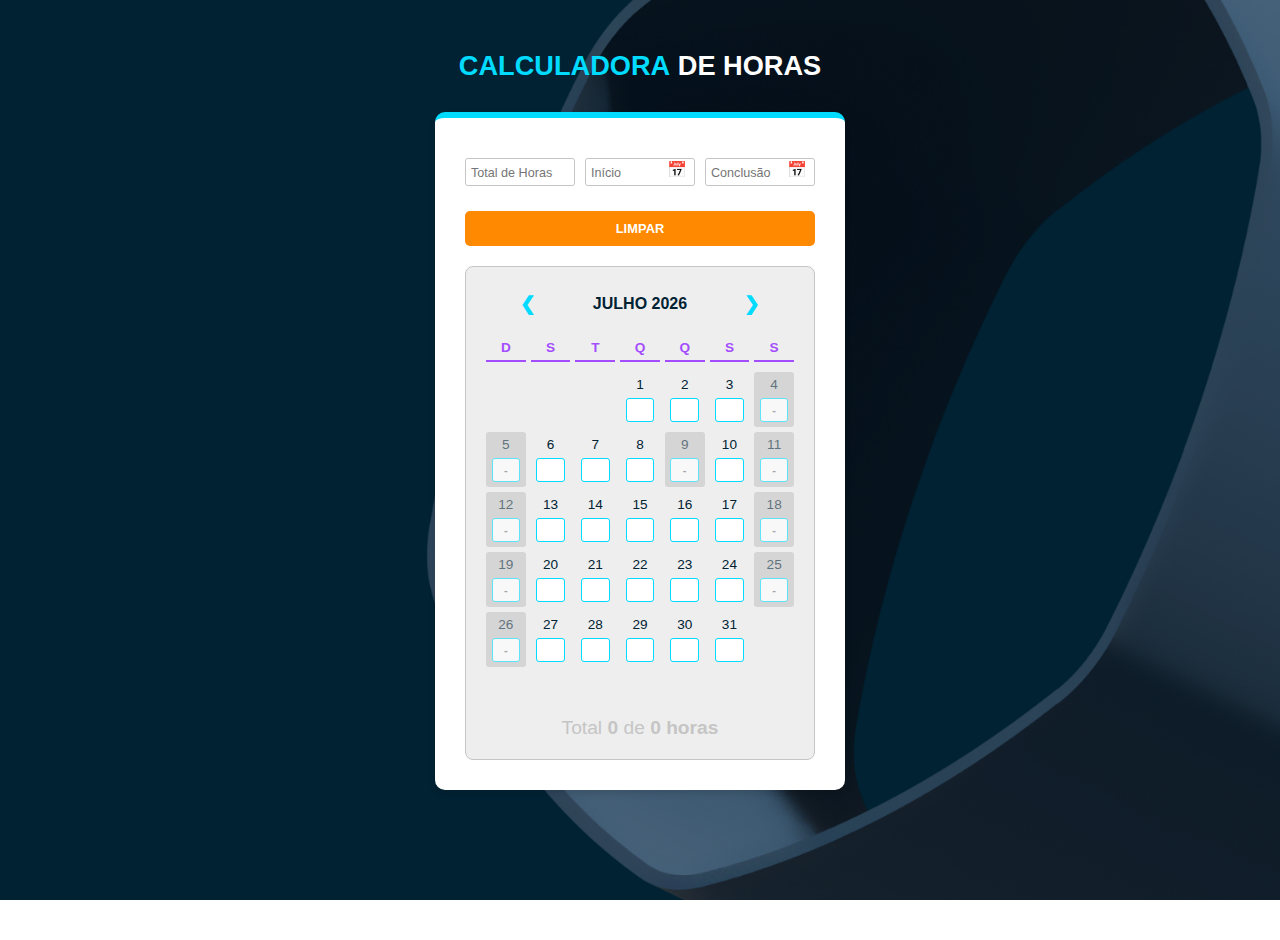
<file: planejamento-calculadora.html>
<!DOCTYPE html>
<html lang="pt-BR">
<head>
    <meta charset="UTF-8">
    <meta name="viewport" content="width=device-width, initial-scale=1.0">
    <title>Calculadora de Horas</title>
    
    <link rel="stylesheet" href="style.css">

    <style>
        /* Ajustes específicos de layout para esta tela (Sempre em coluna) */
        .container {
            display: flex !important;
            flex-direction: column !important;
            gap: 20px; 
        }

        .container-formulario, .container-resultado { 
            width: 100%; 
            min-width: 300px;
        }

        .container-resultado { 
            margin-top: 0 !important; 
        }

        /* --- ESTILOS EXCLUSIVOS DO CALENDÁRIO --- */
        .calendario-wrapper {
            background-color: var(--cinza-claro);
            padding: 20px;
            border-radius: 8px;
            border: 1px solid var(--cinza);
        }

        .calendario-header { 
            display: flex; 
            justify-content: space-between; 
            align-items: center; 
            margin-bottom: 15px; 
            font-weight: bold; 
            color: var(--az-escuro); 
            width: 270px; 
            margin: 0 auto; 
            padding: 0 0 20px 0; 
        }

        .calendario-header button { 
            width: auto; 
            padding: 5px 15px; 
            font-size: 1.2em; 
            background: transparent; 
            color: var(--az-claro); 
            border: none;
            cursor: pointer;
        }

        .calendario-header button:hover { 
            background: rgba(0, 219, 255, 0.1); 
        }
        
        .calendario-grid { 
            display: grid; 
            grid-template-columns: repeat(7, 1fr); 
            gap: 5px; 
            font-size: 0.85em; 
        }

        .cal-dias-semana { display: contents; }
        
        .cal-dias-semana div { 
            text-align: center; 
            font-weight: bold; 
            color: var(--roxo); 
            padding-bottom: 5px; 
            border-bottom: 2px solid var(--roxo); 
            margin-bottom: 5px; 
        }

        .cal-dia { 
            display: flex; 
            flex-direction: column; 
            align-items: center; 
            border-radius: 3px; 
            padding: 5px 2px; 
            min-height: 45px; 
            justify-content: space-between; 
        }

        .cal-dia.fora-mes { border: none; background: transparent; }
        .cal-dia.descanso { background-color: var(--cinza); opacity: 0.6; }
        .cal-dia.fora-periodo { opacity: 0.3; background: var(--cinza); border: 1px solid #aaa; }
        
        .cal-dia input { 
            width: 80%; 
            padding: 4px 2px; 
            text-align: center; 
            margin: 0; 
            border: 1px solid var(--az-claro); 
            border-radius: 3px; 
            font-size: 0.9em; 
            font-weight: bold; 
        }

        .cal-dia input:disabled { display: none; }
        
        .cal-dia.descanso.preenchido input { 
            background-color: #fff4e5 !important; 
            border-color: var(--laranja) !important; 
            color: var(--laranja) !important; 
        }

        /* --- MENSAGENS E CONTADOR --- */
        #containerDicas {
            min-height: 20px;
            margin-top: 15px;
        }

        .aviso-feriado { 
            color: var(--laranja); 
            font-weight: bold; 
            font-size: 0.85em; 
            text-align: center; 
            animation: fadeIn 0.3s; 
        }

        #previewTotalHoras { 
            text-align: center; 
            margin-top: 15px; 
            font-size: 1.2em;
            transition: color 0.3s ease;
        }

        @keyframes fadeIn { 
            from { opacity: 0; transform: translateY(10px); } 
            to { opacity: 1; transform: translateY(0); } 
        }
    </style>
</head>
<body>

    <h1><strong class="azul-claro">Calculadora</strong> de Horas</h1>

    <div class="container container-azul" style="max-width: 350px;">
        
        <section class="container-formulario" style="width: 100%;">        

            <div class="input-group">
                <div class="input-item custom-date-wrapper">
                    <label for="txtHoras"></label>
                    <input type="text" id="txtHoras" placeholder="Total de Horas" oninput="gerarDistribuicao()">
                </div>
                <div class="input-item custom-date-wrapper">
                    <label for="txtInicio"></label>
                    <input type="text" id="txtInicio" class="inp-date-text" placeholder="Início" maxlength="10" oninput="mascaraData(this)">
                    <span class="calendar-icon">📅</span>
                    <input type="date" class="inp-date-picker" onchange="atualizarDataPicker(this, 'txtInicio')">
                </div>
                <div class="input-item custom-date-wrapper">
                    <label for="txtFim"></label>
                    <input type="text" id="txtFim" class="inp-date-text" placeholder="Conclusão" maxlength="10" oninput="mascaraData(this)">
                    <span class="calendar-icon">📅</span>
                    <input type="date" class="inp-date-picker" onchange="atualizarDataPicker(this, 'txtFim')">
                </div>
            </div>

            <div style="display: flex; gap: 10px; margin-top: 20px;">
                <button class="btn-laranja" onclick="limparCalendario()">Limpar</button>
                </div>
        </section>

        <section class="container-resultado">
            <div class="calendario-wrapper">
                <div class="calendario-header">
                    <button onclick="mudarMes(-1)">&#10094;</button>
                    <span id="calMesAno">MÊS ANO</span>
                    <button onclick="mudarMes(1)">&#10095;</button>
                </div>
                
                <div id="calendarioHoras" class="calendario-grid"></div>
                
                <div id="containerDicas">
                    <div id="dicaTabModal" style="display:none; color: var(--az-escuro); font-size: 0.85em; text-align: center; animation: fadeIn 0.3s;">
                        💡 Use a tecla TAB para avançar os dias mais rápido!
                    </div>
                    <div id="avisoFeriadoModal" style="display:none;" class="aviso-feriado">
                        ⚠️ Atenção: horas lançadas em dias de descanso
                    </div>
                </div>
                
                <div id="previewTotalHoras"></div>
            </div>
        </section>

    </div>

<script>
    let currentDate = new Date();
    let horasState = {};
    let dataInicioGlobal = null;
    let dataFimGlobal = null;

    // --- CONTROLE DA DICA DO TAB ---
    let contadorCliquesHora = 0;
    let usouTabNesteModal = false;
    let ultimoInputClicado = -1;

    function registrarCliqueHora(indexAtual) {
        if (usouTabNesteModal) return;

        if (indexAtual === ultimoInputClicado + 1) {
            contadorCliquesHora++;
        } else {
            contadorCliquesHora = 1; 
        }
        
        ultimoInputClicado = indexAtual;

        if (contadorCliquesHora >= 5) {
            document.getElementById('dicaTabModal').style.display = 'block';
        }
    }

    function verificarTab(event) {
        if (event.key === 'Tab') {
            document.getElementById('dicaTabModal').style.display = 'none';
            usouTabNesteModal = true; 
        }
    }

    // --- UTILS DE DATA E HORA ---
    function mascaraData(input) {
        let v = input.value.replace(/\D/g, "");
        if (v.length > 8) v = v.substring(0, 8);
        if (v.length > 2) v = v.substring(0, 2) + "/" + v.substring(2);
        if (v.length > 5) v = v.substring(0, 5) + "/" + v.substring(5);
        input.value = v;
        
        // Se a data estiver completa (10 caracteres) ou se o usuário apagar tudo, atualiza ao vivo
        if(v.length === 10 || v.length === 0) {
            gerarDistribuicao();
        }
    }

    function atualizarDataPicker(picker, textInputId) {
        if (!picker.value) return;
        const [ano, mes, dia] = picker.value.split('-');
        document.getElementById(textInputId).value = `${dia}/${mes}/${ano}`;
        // Atualiza ao vivo após escolher no picker
        gerarDistribuicao();
    }

    function stringParaData(dataStr) {
        if (!dataStr || dataStr.length !== 10) return null;
        const partes = dataStr.split('/');
        const dia = parseInt(partes[0], 10);
        const mes = parseInt(partes[1], 10) - 1; 
        const ano = parseInt(partes[2], 10);
        const data = new Date(ano, mes, dia);
        return (data.getFullYear() === ano && data.getMonth() === mes && data.getDate() === dia) ? data : null;
    }

    function parseHoras(valor) {
        if (!valor) return 0;
        let limpo = valor.toString().replace(',', '.').replace(/[^0-9.]/g, '');
        return isNaN(parseFloat(limpo)) ? 0 : parseFloat(limpo);
    }

    // --- FERIADOS ---
    const FERIADOS_EXTRAS = ["20/11", "09/07"]; 
    let feriadosCacheados = {};

    function obterFeriadosNacionais(ano) {
        if (feriadosCacheados[ano]) return feriadosCacheados[ano];
        
        let feriados = [
            `01/01/${ano}`, `21/04/${ano}`, `01/05/${ano}`, `07/09/${ano}`, 
            `12/10/${ano}`, `02/11/${ano}`, `15/11/${ano}`, `20/11/${ano}`, `25/12/${ano}`
        ];
        FERIADOS_EXTRAS.forEach(f => feriados.push(`${f}/${ano}`));

        let a = ano % 19, b = Math.floor(ano / 100), c = ano % 100, d = Math.floor(b / 4), e = b % 4;
        let f = Math.floor((b + 8) / 25), g = Math.floor((b - f + 1) / 3), h = (19 * a + b - d - g + 15) % 30;
        let i = Math.floor(c / 4), k = c % 4, l = (32 + 2 * e + 2 * i - h - k) % 7;
        let m = Math.floor((a + 11 * h + 22 * l) / 451), mes = Math.floor((h + l - 7 * m + 114) / 31);
        let dia = ((h + l - 7 * m + 114) % 31) + 1;
        
        let pascoa = new Date(ano, mes - 1, dia);
        let formata = (dt) => String(dt.getDate()).padStart(2, '0') + '/' + String(dt.getMonth() + 1).padStart(2, '0') + '/' + ano;
        
        let carnaval = new Date(pascoa); carnaval.setDate(pascoa.getDate() - 47);
        let sextaSanta = new Date(pascoa); sextaSanta.setDate(pascoa.getDate() - 2);
        let corpusChristi = new Date(pascoa); corpusChristi.setDate(pascoa.getDate() + 60);
        
        feriados.push(formata(carnaval), formata(sextaSanta), formata(corpusChristi));
        feriadosCacheados[ano] = feriados;
        return feriados;
    }

    // --- LÓGICA DO CALENDÁRIO ---
    function gerarDistribuicao() {
        let horasPrevistas = parseHoras(document.getElementById('txtHoras').value);
        let dtInStr = document.getElementById('txtInicio').value;
        let dtFimStr = document.getElementById('txtFim').value;
        
        dataInicioGlobal = dtInStr.length === 10 ? stringParaData(dtInStr) : null;
        dataFimGlobal = dtFimStr.length === 10 ? stringParaData(dtFimStr) : null;

        horasState = {}; // Limpa estado anterior ao recalcular automaticamente

        if (dataInicioGlobal && dataFimGlobal && dataFimGlobal >= dataInicioGlobal) {
            currentDate = new Date(dataInicioGlobal.getFullYear(), dataInicioGlobal.getMonth(), 1);
            
            // Distribuir horas úteis
            if (horasPrevistas > 0) {
                let diasUteis = [];
                let dtTemp = new Date(dataInicioGlobal);

                while (dtTemp <= dataFimGlobal) {
                    let ano = dtTemp.getFullYear();
                    let feriados = obterFeriadosNacionais(ano);
                    let dataStr = String(dtTemp.getDate()).padStart(2, '0') + '/' + String(dtTemp.getMonth() + 1).padStart(2, '0') + '/' + ano;

                    let isFds = dtTemp.getDay() === 0 || dtTemp.getDay() === 6;
                    let isFeriado = feriados.includes(dataStr);

                    if (!isFds && !isFeriado) diasUteis.push(dataStr);
                    dtTemp.setDate(dtTemp.getDate() + 1);
                }

                if (diasUteis.length > 0) {
                    let mediaHoras = horasPrevistas / diasUteis.length;
                    let horasPreencher = (mediaHoras > 6) ? 8 : 4; 
                    diasUteis.forEach(dia => horasState[dia] = horasPreencher);
                }
            }
        }

        renderCalendario();
    }

    function mudarMes(delta) {
        currentDate.setMonth(currentDate.getMonth() + delta);
        renderCalendario();
    }

    function renderCalendario() {
        const container = document.getElementById('calendarioHoras');
        container.innerHTML = '<div class="cal-dias-semana"><div>D</div><div>S</div><div>T</div><div>Q</div><div>Q</div><div>S</div><div>S</div></div>';
        
        const meses = ["JANEIRO", "FEVEREIRO", "MARÇO", "ABRIL", "MAIO", "JUNHO", "JULHO", "AGOSTO", "SETEMBRO", "OUTUBRO", "NOVEMBRO", "DEZEMBRO"];
        let ano = currentDate.getFullYear();
        let mes = currentDate.getMonth();
        document.getElementById('calMesAno').textContent = `${meses[mes]} ${ano}`;

        let primeiroDiaMes = new Date(ano, mes, 1).getDay();
        let totalDiasMes = new Date(ano, mes + 1, 0).getDate();
        let feriados = obterFeriadosNacionais(ano);
        let inputIndex = 0;

        for (let i = 0; i < primeiroDiaMes; i++) {
            container.innerHTML += `<div class="cal-dia fora-mes"></div>`;
        }

        for (let dia = 1; dia <= totalDiasMes; dia++) {
            let dtAtual = new Date(ano, mes, dia);
            let dataStr = String(dia).padStart(2, '0') + '/' + String(mes + 1).padStart(2, '0') + '/' + ano;
            
            let isFeriado = feriados.includes(dataStr);
            let isFds = dtAtual.getDay() === 0 || dtAtual.getDay() === 6;
            let ehDescanso = isFds || isFeriado;
            
            // Fora do periodo apenas se o usuário preencheu datas válidas
            let foraPeriodo = false;
            if (dataInicioGlobal && dataFimGlobal) {
                foraPeriodo = dtAtual < dataInicioGlobal || dtAtual > dataFimGlobal;
            }

            let valNumerico = horasState[dataStr];
            let temHoras = valNumerico !== undefined && valNumerico > 0;
            
            let classeExtra = [];
            if (foraPeriodo) classeExtra.push('fora-periodo');
            if (ehDescanso) classeExtra.push('descanso');
            if (ehDescanso && temHoras) classeExtra.push('preenchido');

            let valDisplay = temHoras ? String(valNumerico).replace('.', ',') : '';
            
            let inputHTML = foraPeriodo ? 
                '<input disabled>' : 
                `<input type="text" data-dia="${dataStr}" value="${valDisplay}" 
                    placeholder="${ehDescanso ? '-' : ''}"
                    oninput="atualizarHora(this)"
                    onmousedown="registrarCliqueHora(${inputIndex++})" 
                    onkeydown="verificarTab(event)">`;

            container.innerHTML += `
                <div class="cal-dia ${classeExtra.join(' ')}">
                    <span>${dia}</span>
                    ${inputHTML}
                </div>
            `;
        }
        atualizarTotais();
    }

    function atualizarHora(input) {
        let val = input.value.trim();
        let dataStr = input.dataset.dia;
        
        if (val === "") {
            delete horasState[dataStr];
        } else {
            horasState[dataStr] = parseHoras(val);
        }

        const pai = input.parentElement;
        if (pai.classList.contains('descanso')) {
            if (horasState[dataStr] > 0) pai.classList.add('preenchido');
            else pai.classList.remove('preenchido');
        }
        atualizarTotais();
    }

    function atualizarTotais() {
        let totalNoCalendario = 0;
        let temFeriadoPreenchido = false;

        for (let key in horasState) {
            if (horasState[key] > 0) {
                // Soma total
                let dt = stringParaData(key);
                if (!dataInicioGlobal || !dataFimGlobal || (dt >= dataInicioGlobal && dt <= dataFimGlobal)) {
                    totalNoCalendario += horasState[key];
                }

                // Checa feriados
                if (dt) {
                    let feriados = obterFeriadosNacionais(dt.getFullYear());
                    let isFds = dt.getDay() === 0 || dt.getDay() === 6;
                    if (isFds || feriados.includes(key)) temFeriadoPreenchido = true;
                }
            }
        }

        // --- Lógica do Aviso e Dica ---
        const avisoFeriado = document.getElementById('avisoFeriadoModal');
        const dicaTab = document.getElementById('dicaTabModal');

        if (temFeriadoPreenchido) {
            avisoFeriado.style.display = 'block';
            dicaTab.style.display = 'none'; 
        } else {
            avisoFeriado.style.display = 'none';
            if (contadorCliquesHora >= 5 && !usouTabNesteModal) {
                dicaTab.style.display = 'block';
            }
        }

        // --- Lógica de Cor do Totalizador ---
        let horasPrevistas = parseHoras(document.getElementById('txtHoras').value);
        let elTotal = document.getElementById('previewTotalHoras');

        const strTotal = totalNoCalendario.toLocaleString('pt-BR', {maximumFractionDigits: 2});
        const strDeclarado = horasPrevistas.toLocaleString('pt-BR', {maximumFractionDigits: 2});
        
        elTotal.innerHTML = `Total <strong>${strTotal}</strong> de <strong>${strDeclarado} horas</strong>`;
        
        // Se bater com o previsto e o previsto for maior que zero, fica ativo (azul). Se não, fica inativo (cinza).
        if (totalNoCalendario === horasPrevistas && horasPrevistas > 0) {
            elTotal.style.color = "var(--az-escuro)";
        } else {
            elTotal.style.color = "var(--cinza)";
        }
    }

    function limparCalendario() {
        if(confirm("Tem certeza que deseja limpar tudo?")) {
            document.getElementById('txtHoras').value = "";
            document.getElementById('txtInicio').value = "";
            document.getElementById('txtFim').value = "";
            dataInicioGlobal = null;
            dataFimGlobal = null;
            horasState = {};
            
            // Zera o tab hint
            contadorCliquesHora = 0;
            ultimoInputClicado = -1;
            usouTabNesteModal = false;
            document.getElementById('dicaTabModal').style.display = 'none';

            renderCalendario();
        }
    }

    // Inicializa a tela
    window.onload = function() {
        currentDate.setDate(1);
        renderCalendario();
    };

</script>
</body>
</html>
</file>
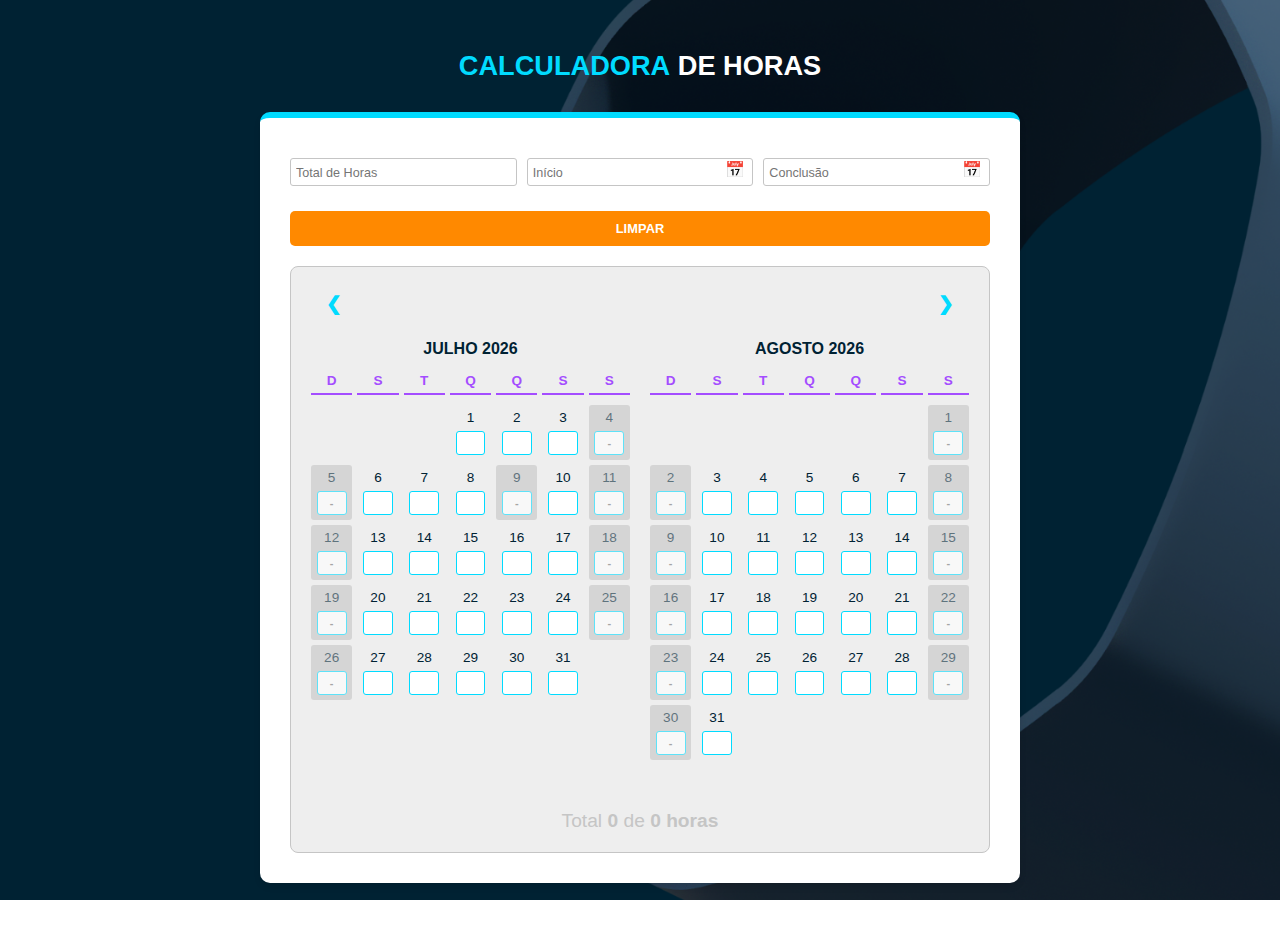
<file: teste.html>
<!DOCTYPE html>
<html lang="pt-BR">
<head>
    <meta charset="UTF-8">
    <meta name="viewport" content="width=device-width, initial-scale=1.0">
    <title>Calculadora de Horas</title>
    
    <link rel="stylesheet" href="style.css">

    <style>
        /* Ajustes específicos de layout para esta tela (Sempre em coluna) */
        .container {
            display: flex !important;
            flex-direction: column !important;
            gap: 20px; 
        }

        .container-formulario, .container-resultado { 
            width: 100%; 
            min-width: 300px;
        }

        .container-resultado { 
            margin-top: 0 !important; 
        }

        /* --- ESTILOS EXCLUSIVOS DO CALENDÁRIO --- */
        .calendario-wrapper {
            background-color: var(--cinza-claro);
            padding: 20px;
            border-radius: 8px;
            border: 1px solid var(--cinza);
        }

        .calendario-header { 
            display: flex; 
            justify-content: space-between; 
            align-items: center; 
            margin-bottom: 15px; 
            font-weight: bold; 
            color: var(--az-escuro); 
            width: 270px; 
            margin: 0 auto; 
            padding: 0 0 20px 0; 
        }

        .calendario-header button { 
            width: auto; 
            padding: 5px 15px; 
            font-size: 1.2em; 
            background: transparent; 
            color: var(--az-claro); 
            border: none;
            cursor: pointer;
        }

        .calendario-header button:hover { 
            background: rgba(0, 219, 255, 0.1); 
        }
        
        .calendario-grid { 
            display: grid; 
            grid-template-columns: repeat(7, 1fr); 
            gap: 5px; 
            font-size: 0.85em; 
        }

        .cal-dias-semana { display: contents; }
        
        .cal-dias-semana div { 
            text-align: center; 
            font-weight: bold; 
            color: var(--roxo); 
            padding-bottom: 5px; 
            border-bottom: 2px solid var(--roxo); 
            margin-bottom: 5px; 
        }

        .cal-dia { 
            display: flex; 
            flex-direction: column; 
            align-items: center; 
            border-radius: 3px; 
            padding: 5px 2px; 
            min-height: 45px; 
            justify-content: space-between; 
        }

        .cal-dia.fora-mes { border: none; background: transparent; }
        .cal-dia.descanso { background-color: var(--cinza); opacity: 0.6; }
        .cal-dia.fora-periodo { opacity: 0.3; background: var(--cinza); border: 1px solid #aaa; }
        
        .cal-dia input { 
            width: 80%; 
            padding: 4px 2px; 
            text-align: center; 
            margin: 0; 
            border: 1px solid var(--az-claro); 
            border-radius: 3px; 
            font-size: 0.9em; 
            font-weight: bold; 
        }

        .cal-dia input:disabled { display: none; }
        
        .cal-dia.descanso.preenchido input { 
            background-color: #fff4e5 !important; 
            border-color: var(--laranja) !important; 
            color: var(--laranja) !important; 
        }

        /* --- MENSAGENS E CONTADOR --- */
        #containerDicas {
            min-height: 20px;
            margin-top: 15px;
        }

        .aviso-feriado { 
            color: var(--laranja); 
            font-weight: bold; 
            font-size: 0.85em; 
            text-align: center; 
            animation: fadeIn 0.3s; 
        }

        #previewTotalHoras { 
            text-align: center; 
            margin-top: 15px; 
            font-size: 1.2em;
            transition: color 0.3s ease;
        }

        @keyframes fadeIn { 
            from { opacity: 0; transform: translateY(10px); } 
            to { opacity: 1; transform: translateY(0); } 
        }

        /* --- ADIÇÕES PARA CALENDÁRIO DUPLO --- */
        .calendarios-duplos {
            display: flex;
            flex-direction: column;
            gap: 20px;
        }

        .mes-wrapper { 
            width: 100%; 
        }

        .mes-header {
            text-align: center;
            font-weight: bold;
            color: var(--az-escuro);
            margin-bottom: 15px;
        }

        .ocultar-mobile { 
            display: none; 
        }

        @media (min-width: 768px) {
            .container[style*="max-width"] { 
                max-width: 700px !important; 
            }
            .calendarios-duplos {
                flex-direction: row;
                justify-content: space-between;
            }
            .ocultar-mobile { 
                display: block; 
            }
            .calendario-header { 
                width: 100% !important; 
            }
        }
    </style>
</head>
<body>

    <h1><strong class="azul-claro">Calculadora</strong> de Horas</h1>

    <div class="container container-azul" style="max-width: 350px;">
        
        <section class="container-formulario" style="width: 100%;">        

            <div class="input-group">
                <div class="input-item custom-date-wrapper">
                    <label for="txtHoras"></label>
                    <input type="text" id="txtHoras" placeholder="Total de Horas" oninput="gerarDistribuicao()">
                </div>
                <div class="input-item custom-date-wrapper">
                    <label for="txtInicio"></label>
                    <input type="text" id="txtInicio" class="inp-date-text" placeholder="Início" maxlength="10" oninput="mascaraData(this)">
                    <span class="calendar-icon">📅</span>
                    <input type="date" class="inp-date-picker" onchange="atualizarDataPicker(this, 'txtInicio')">
                </div>
                <div class="input-item custom-date-wrapper">
                    <label for="txtFim"></label>
                    <input type="text" id="txtFim" class="inp-date-text" placeholder="Conclusão" maxlength="10" oninput="mascaraData(this)">
                    <span class="calendar-icon">📅</span>
                    <input type="date" class="inp-date-picker" onchange="atualizarDataPicker(this, 'txtFim')">
                </div>
            </div>

            <div style="display: flex; gap: 10px; margin-top: 20px;">
                <button class="btn-laranja" onclick="limparCalendario()">Limpar</button>
            </div>
        </section>

        <section class="container-resultado">
            <div class="calendario-wrapper">
                <div class="calendario-header">
                    <button onclick="mudarMes(-1)">&#10094;</button>
                    <span id="calMesAno">MÊS ANO</span>
                    <button onclick="mudarMes(1)">&#10095;</button>
                </div>
                
                <div id="calendarioHoras" class="calendario-grid"></div>
                
                <div id="containerDicas">
                    <div id="dicaTabModal" style="display:none; color: var(--az-escuro); font-size: 0.85em; text-align: center; animation: fadeIn 0.3s;">
                        💡 Use a tecla TAB para avançar os dias mais rápido!
                    </div>
                    <div id="avisoFeriadoModal" style="display:none;" class="aviso-feriado">
                        ⚠️ Atenção: horas lançadas em dias de descanso
                    </div>
                </div>
                
                <div id="previewTotalHoras"></div>
            </div>
        </section>

    </div>

<script>
    let currentDate = new Date();
    let horasState = {};
    let dataInicioGlobal = null;
    let dataFimGlobal = null;

    // --- CONTROLE DA DICA DO TAB ---
    let contadorCliquesHora = 0;
    let usouTabNesteModal = false;
    let ultimoInputClicado = -1;

    function registrarCliqueHora(indexAtual) {
        if (usouTabNesteModal) return;

        if (indexAtual === ultimoInputClicado + 1) {
            contadorCliquesHora++;
        } else {
            contadorCliquesHora = 1; 
        }
        
        ultimoInputClicado = indexAtual;

        if (contadorCliquesHora >= 5) {
            document.getElementById('dicaTabModal').style.display = 'block';
        }
    }

    function verificarTab(event) {
        if (event.key === 'Tab') {
            document.getElementById('dicaTabModal').style.display = 'none';
            usouTabNesteModal = true; 
        }
    }

    // --- UTILS DE DATA E HORA ---
    function mascaraData(input) {
        let v = input.value.replace(/\D/g, "");
        if (v.length > 8) v = v.substring(0, 8);
        if (v.length > 2) v = v.substring(0, 2) + "/" + v.substring(2);
        if (v.length > 5) v = v.substring(0, 5) + "/" + v.substring(5);
        input.value = v;
        
        if(v.length === 10 || v.length === 0) {
            gerarDistribuicao();
        }
    }

    function atualizarDataPicker(picker, textInputId) {
        if (!picker.value) return;
        const [ano, mes, dia] = picker.value.split('-');
        document.getElementById(textInputId).value = `${dia}/${mes}/${ano}`;
        gerarDistribuicao();
    }

    function stringParaData(dataStr) {
        if (!dataStr || dataStr.length !== 10) return null;
        const partes = dataStr.split('/');
        const dia = parseInt(partes[0], 10);
        const mes = parseInt(partes[1], 10) - 1; 
        const ano = parseInt(partes[2], 10);
        const data = new Date(ano, mes, dia);
        return (data.getFullYear() === ano && data.getMonth() === mes && data.getDate() === dia) ? data : null;
    }

    function parseHoras(valor) {
        if (!valor) return 0;
        let limpo = valor.toString().replace(',', '.').replace(/[^0-9.]/g, '');
        return isNaN(parseFloat(limpo)) ? 0 : parseFloat(limpo);
    }

    // --- FERIADOS ---
    const FERIADOS_EXTRAS = ["20/11", "09/07"]; 
    let feriadosCacheados = {};

    function obterFeriadosNacionais(ano) {
        if (feriadosCacheados[ano]) return feriadosCacheados[ano];
        
        let feriados = [
            `01/01/${ano}`, `21/04/${ano}`, `01/05/${ano}`, `07/09/${ano}`, 
            `12/10/${ano}`, `02/11/${ano}`, `15/11/${ano}`, `20/11/${ano}`, `25/12/${ano}`
        ];
        FERIADOS_EXTRAS.forEach(f => feriados.push(`${f}/${ano}`));

        let a = ano % 19, b = Math.floor(ano / 100), c = ano % 100, d = Math.floor(b / 4), e = b % 4;
        let f = Math.floor((b + 8) / 25), g = Math.floor((b - f + 1) / 3), h = (19 * a + b - d - g + 15) % 30;
        let i = Math.floor(c / 4), k = c % 4, l = (32 + 2 * e + 2 * i - h - k) % 7;
        let m = Math.floor((a + 11 * h + 22 * l) / 451), mes = Math.floor((h + l - 7 * m + 114) / 31);
        let dia = ((h + l - 7 * m + 114) % 31) + 1;
        
        let pascoa = new Date(ano, mes - 1, dia);
        let formata = (dt) => String(dt.getDate()).padStart(2, '0') + '/' + String(dt.getMonth() + 1).padStart(2, '0') + '/' + ano;
        
        let carnaval = new Date(pascoa); carnaval.setDate(pascoa.getDate() - 47);
        let sextaSanta = new Date(pascoa); sextaSanta.setDate(pascoa.getDate() - 2);
        let corpusChristi = new Date(pascoa); corpusChristi.setDate(pascoa.getDate() + 60);
        
        feriados.push(formata(carnaval), formata(sextaSanta), formata(corpusChristi));
        feriadosCacheados[ano] = feriados;
        return feriados;
    }

    // --- LÓGICA DO CALENDÁRIO ---
    function gerarDistribuicao() {
        let horasPrevistas = parseHoras(document.getElementById('txtHoras').value);
        let dtInStr = document.getElementById('txtInicio').value;
        let dtFimStr = document.getElementById('txtFim').value;
        
        dataInicioGlobal = dtInStr.length === 10 ? stringParaData(dtInStr) : null;
        dataFimGlobal = dtFimStr.length === 10 ? stringParaData(dtFimStr) : null;

        horasState = {};

        if (dataInicioGlobal && dataFimGlobal && dataFimGlobal >= dataInicioGlobal) {
            currentDate = new Date(dataInicioGlobal.getFullYear(), dataInicioGlobal.getMonth(), 1);
            
            if (horasPrevistas > 0) {
                let diasUteis = [];
                let dtTemp = new Date(dataInicioGlobal);

                while (dtTemp <= dataFimGlobal) {
                    let ano = dtTemp.getFullYear();
                    let feriados = obterFeriadosNacionais(ano);
                    let dataStr = String(dtTemp.getDate()).padStart(2, '0') + '/' + String(dtTemp.getMonth() + 1).padStart(2, '0') + '/' + ano;

                    let isFds = dtTemp.getDay() === 0 || dtTemp.getDay() === 6;
                    let isFeriado = feriados.includes(dataStr);

                    if (!isFds && !isFeriado) diasUteis.push(dataStr);
                    dtTemp.setDate(dtTemp.getDate() + 1);
                }

                if (diasUteis.length > 0) {
                    let mediaHoras = horasPrevistas / diasUteis.length;
                    let horasPreencher = (mediaHoras > 6) ? 8 : 4; 
                    diasUteis.forEach(dia => horasState[dia] = horasPreencher);
                }
            }
        }

        renderCalendario();
    }

    function mudarMes(delta) {
        currentDate.setMonth(currentDate.getMonth() + delta);
        renderCalendario();
    }

    function renderCalendario() {
        const container = document.getElementById('calendarioHoras');
        container.className = 'calendarios-duplos'; 
        
        const meses = ["JANEIRO", "FEVEREIRO", "MARÇO", "ABRIL", "MAIO", "JUNHO", "JULHO", "AGOSTO", "SETEMBRO", "OUTUBRO", "NOVEMBRO", "DEZEMBRO"];
        let inputIndex = 0;
        let html = '';

        function gerarMesHtml(dataBase, ehProximoMes) {
            let ano = dataBase.getFullYear();
            let mes = dataBase.getMonth();
            let primeiroDiaMes = new Date(ano, mes, 1).getDay();
            let totalDiasMes = new Date(ano, mes + 1, 0).getDate();
            let feriados = obterFeriadosNacionais(ano);

            let displayClass = ehProximoMes ? "mes-wrapper ocultar-mobile" : "mes-wrapper";

            let mesHtml = `<div class="${displayClass}">
                            <div class="mes-header">${meses[mes]} ${ano}</div>
                            <div class="calendario-grid">
                                <div class="cal-dias-semana"><div>D</div><div>S</div><div>T</div><div>Q</div><div>Q</div><div>S</div><div>S</div></div>`;

            for (let i = 0; i < primeiroDiaMes; i++) {
                mesHtml += `<div class="cal-dia fora-mes"></div>`;
            }

            for (let dia = 1; dia <= totalDiasMes; dia++) {
                let dtAtual = new Date(ano, mes, dia);
                let dataStr = String(dia).padStart(2, '0') + '/' + String(mes + 1).padStart(2, '0') + '/' + ano;
                
                let isFeriado = feriados.includes(dataStr);
                let isFds = dtAtual.getDay() === 0 || dtAtual.getDay() === 6;
                let ehDescanso = isFds || isFeriado;
                
                let foraPeriodo = false;
                if (dataInicioGlobal && dataFimGlobal) {
                    foraPeriodo = dtAtual < dataInicioGlobal || dtAtual > dataFimGlobal;
                }

                let valNumerico = horasState[dataStr];
                let temHoras = valNumerico !== undefined && valNumerico > 0;
                
                let classeExtra = [];
                if (foraPeriodo) classeExtra.push('fora-periodo');
                if (ehDescanso) classeExtra.push('descanso');
                if (ehDescanso && temHoras) classeExtra.push('preenchido');

                let valDisplay = temHoras ? String(valNumerico).replace('.', ',') : '';
                
                let inputHTML = foraPeriodo ? 
                    '<input disabled>' : 
                    `<input type="text" data-dia="${dataStr}" value="${valDisplay}" 
                        placeholder="${ehDescanso ? '-' : ''}"
                        oninput="atualizarHora(this)"
                        onmousedown="registrarCliqueHora(${inputIndex++})" 
                        onkeydown="verificarTab(event)">`;

                mesHtml += `
                    <div class="cal-dia ${classeExtra.join(' ')}">
                        <span>${dia}</span>
                        ${inputHTML}
                    </div>
                `;
            }
            mesHtml += `</div></div>`;
            return mesHtml;
        }

        html += gerarMesHtml(currentDate, false);

        let nextDate = new Date(currentDate.getFullYear(), currentDate.getMonth() + 1, 1);
        html += gerarMesHtml(nextDate, true);

        container.innerHTML = html;
        document.getElementById('calMesAno').style.display = 'none';

        atualizarTotais();
    }

    function atualizarHora(input) {
        let val = input.value.trim();
        let dataStr = input.dataset.dia;
        
        if (val === "") {
            delete horasState[dataStr];
        } else {
            horasState[dataStr] = parseHoras(val);
        }

        const pai = input.parentElement;
        if (pai.classList.contains('descanso')) {
            if (horasState[dataStr] > 0) pai.classList.add('preenchido');
            else pai.classList.remove('preenchido');
        }
        atualizarTotais();
    }

    function atualizarTotais() {
        let totalNoCalendario = 0;
        let temFeriadoPreenchido = false;

        for (let key in horasState) {
            if (horasState[key] > 0) {
                let dt = stringParaData(key);
                if (!dataInicioGlobal || !dataFimGlobal || (dt >= dataInicioGlobal && dt <= dataFimGlobal)) {
                    totalNoCalendario += horasState[key];
                }

                if (dt) {
                    let feriados = obterFeriadosNacionais(dt.getFullYear());
                    let isFds = dt.getDay() === 0 || dt.getDay() === 6;
                    if (isFds || feriados.includes(key)) temFeriadoPreenchido = true;
                }
            }
        }

        const avisoFeriado = document.getElementById('avisoFeriadoModal');
        const dicaTab = document.getElementById('dicaTabModal');

        if (temFeriadoPreenchido) {
            avisoFeriado.style.display = 'block';
            dicaTab.style.display = 'none'; 
        } else {
            avisoFeriado.style.display = 'none';
            if (contadorCliquesHora >= 5 && !usouTabNesteModal) {
                dicaTab.style.display = 'block';
            }
        }

        let horasPrevistas = parseHoras(document.getElementById('txtHoras').value);
        let elTotal = document.getElementById('previewTotalHoras');

        const strTotal = totalNoCalendario.toLocaleString('pt-BR', {maximumFractionDigits: 2});
        const strDeclarado = horasPrevistas.toLocaleString('pt-BR', {maximumFractionDigits: 2});
        
        elTotal.innerHTML = `Total <strong>${strTotal}</strong> de <strong>${strDeclarado} horas</strong>`;
        
        if (totalNoCalendario === horasPrevistas && horasPrevistas > 0) {
            elTotal.style.color = "var(--az-escuro)";
        } else {
            elTotal.style.color = "var(--cinza)";
        }
    }

    function limparCalendario() {
        if(confirm("Tem certeza que deseja limpar tudo?")) {
            document.getElementById('txtHoras').value = "";
            document.getElementById('txtInicio').value = "";
            document.getElementById('txtFim').value = "";
            dataInicioGlobal = null;
            dataFimGlobal = null;
            horasState = {};
            
            contadorCliquesHora = 0;
            ultimoInputClicado = -1;
            usouTabNesteModal = false;
            document.getElementById('dicaTabModal').style.display = 'none';

            renderCalendario();
        }
    }

    window.onload = function() {
        currentDate.setDate(1);
        renderCalendario();
    };

</script>
</body>
</html>
</file>
<file: style.css>
:root {
            --az-escuro: #002233;
            --preto: #000;
            --az-claro: #00DBFF;
            --az-claro2: #00cceb;
            --az-bg: #e4fbff;
            --roxo: #A44DFF;
            --roxo2: #833ad1;
            --roxo-bg: #f3e9ff;
            --branco: #ffffff;
            --cinza-claro: #eeeeee;
            --cinza: #c5c5c5;
            --cinza-escuro: #666666;
            --bg-fundo: #002233;
            --verde: #01cdab;
            --verde2: #00b99a;
            --limao: #d9ff65;
            --laranja: #ff8900;
            --laranja2: #ea7d00;
            --rosa: #ff009e;
            --vermelho: #ff4400;
            --vermelho2: #dc3c02;
        }

        @font-face {
            font-family: 'TOTVS';
            src: url('https://raw.githubusercontent.com/danignvs/totvs/main/fontes/TOTVS-Bold.ttf') format('truetype');
            font-weight: bold;
            font-style: normal;
        }

        @font-face {
            font-family: 'TOTVS';
            src: url('https://raw.githubusercontent.com/danignvs/totvs/main/fontes/TOTVS-Regular.ttf') format('truetype');
            font-weight: normal;
            font-style: normal;
        }

        @font-face {
            font-family: 'TOTVS';
            src: url('https://raw.githubusercontent.com/danignvs/totvs/main/fontes/TOTVS-Light.ttf') format('truetype');
            font-weight: 300;
            font-style: normal;
        }


        body {
            font-family: 'TOTVS', 'Segoe UI', Arial, sans-serif;
            margin: 0;
            padding: 20px;
            background-color: var(--bg-fundo);
            color: var(--az-escuro);
            /* Substitua 'background.png' pelo caminho correto da sua imagem se necessário */
            background: url('background.png') no-repeat center center fixed;
            background-size: cover;
            min-height: 100vh;
        }

        strong {
            font-weight: 800;
        }

        .hidden {
            display: none !important;
        }

        .center {
            text-align: center;
        }

        .container {
            max-width: 1200px;
            width: 95%;
            margin: auto;
            background: var(--branco);
            padding: 30px;
            border-radius: 8px;
            box-shadow: 0 4px 20px rgba(0, 0, 0, 0.3);
            /* Animação suave ao abrir */
            animation: fadeIn 0.5s ease-in-out;
            display: grid;
            grid-template-columns: 1.5fr 1fr; /* Esquerda (1.5 partes) e Direita (1 parte) */
            gap: 30px; /* Espaço entre as colunas */
            grid-template-areas: 
                "form result"
                "buttons result"; /* Botões ficam embaixo do form, Resultado ocupa a lateral toda */
            align-items: start;
        }

        .container-formulario{
            grid-area: form;
            min-width: 400px; /* Garante que não fique muito espremido no desktop */
        }

        .container-resultado {
            grid-area: result; /* Encaixa na área "result" do grid */
            margin-top: 0 !important; /* Remove margem superior no desktop */
        }

        .container-roxo {
            border-top: 6px solid var(--roxo);
        }

        .container-azul {
            border-top: 6px solid var(--az-claro);
        }

        .separator {
            border: 1px solid var(--cinza);
            margin: 30px 0;
        }

        h1,
        h2,
        h3 {
            text-transform: uppercase;
        }

        h1 {
            color: var(--branco);
            max-width: 700px;
            margin: 0 auto;
            padding: 30px 0;
            font-size: 1.7em;
            text-align: center;
        }

        h2, h3 {
            margin-top: 0; 
        }

        h2 {
            font-size: 1.5em;
        }

        h3 {
            font-size: 1.3em;
        }

        h3 .roxo {            
            border-left: 4px solid var(--roxo);
            padding-left: 10px;
        }

        .roxo {
            color: var(--roxo);
        }

        .azul {
            color: var(--az-escuro);
        }

        .azul-claro {
            color: var(--az-claro);
        }

        .roxo {
            color: var(--roxo);
        }

        .laranja {
            color: var(--laranja);
        }

        .rosa {
            color: var(--rosa);
        }

        .verde {
            color: var(--verde);
        }

        .branco {
            color: var(--branco);
        }

        .vermelho {
            color: var(--vermelho);
        }

        .link {
            background-color: transparent;
            padding: 0;
        }

        .destaque-azul {
            background-color: var(--az-claro);
            color: var(--az-escuro);
            padding: 10px;
            border-radius: 10px;
        }

        .destaque-roxo {
            background-color: var(--roxo);
            color: var(--branco);
            padding: 10px;
            border-radius: 10px;
        }

        .destaque-verde {
            background-color: var(--verde);
            color: var(--az-escuro);
            padding: 10px;
            border-radius: 10px;
        }

        .destaque-rosa {
            background-color: var(--rosa);
            color: var(--branco);
            padding: 10px;
            border-radius: 10px;
        }

        .destaque-laranja {
            background-color: var(--laranja);
            color: var(--branco);
            padding: 10px;
            border-radius: 10px;
        }

        mark, mark a {
            padding: 3px 1px;
            color: var(--az-escuro);
            text-decoration: none;
            font-weight: bold;
            text-decoration: none; 
        }

        .mark-limao, .mark-limao a {            
            background-color: var(--limao);
            color: var(--az-escuro);
            font-weight: bold;
            text-decoration: none; 
        }

        /* Formulários */
        label {
            display: block;
            font-weight: 600;
            color: var(--az-escuro);
            font-size: 1em;
        }

        .container label {
            margin: 5px 0 0 0;
        }

        .resultado label {
            margin: 5px 0 10px;
        }

        input[type="text"], textarea,
        select {
            width: 100%;
            padding: 5px;
            margin: 5px 0;
            border: 1px solid var(--cinza);
            border-radius: 3px;
            box-sizing: border-box;
            font-size: 14px;
            color: var(--az-escuro);
            background-color: var(--branco);
            transition: border-color 0.3s, box-shadow 0.3s;
        }

        input[type="text"]:focus, textarea:focus,
        select:focus {
            border-color: var(--cinza-escuro);
            outline: none;
            box-shadow: 0 0 0 3px rgba(0, 221, 255, 0.3);
            background-color: var(--branco);
        }

        .input-group {
            display: flex;
            gap: 10px;
            margin-bottom: 0;
            align-self: center;
        }

        .input-item {
            flex: 1;
        }

        /* --- DATA HÍBRIDA (Texto + Picker) --- */
        .custom-date-wrapper {
            position: relative;
            width: 100%;
        }

        .inp-date-text {
            padding-right: 35px !important;
        }

        .calendar-icon {
            position: absolute;
            right: 8px;
            top: 46%;
            transform: translateY(-40%);
            font-size: 16px;
            pointer-events: none;
            color: #666;
        }

        .inp-date-picker {
            position: absolute;
            right: 0;
            top: 5px;
            width: 40px;
            height: 36px;
            opacity: 0;
            cursor: pointer;
            z-index: 10;
        }

        .inp-date-picker::-webkit-calendar-picker-indicator {
            position: absolute;
            right: 0;
            top: 0;
            width: 100%;
            height: 100%;
            cursor: pointer;
        }

        .drag-handle {
            cursor: grab;
            font-size: 20px;
            color: var(--cinza-escuro);
            user-select: none;
        }

        .drag-handle:active {
            cursor: grabbing;
        }

        button {
            padding: 10px 20px;
            border: none;
            border-radius: 5px;
            cursor: pointer;
            transition: background-color 0.3s ease, transform 0.1s;
            width: 100%;
            display: flex;
            justify-content: center;
            align-items: center;
            font-size: 0.8em;
            letter-spacing: 0.1px;
            font-weight: 800;
            text-transform: uppercase;
        }

        .btn-aux {
            width: auto;
            padding: 5px 7px;
            font-size: 0.7em;
            float: right;
        }

        .botoes-de-acao {
            grid-area: buttons; /* Encaixa na área "buttons" do grid */
            margin-top: 20px;
            display: flex;
            gap: 15px;
            width: 100%;
            margin-top: 20px;
            margin-bottom: 10px;
            align-self: center;
        }

        .botoes-de-acao button {
            font-size: 0.8em;
        }

        /* Botão Fechar */
        .btn-close {
            background: var(--az-claro);
            color: var(--branco);
            padding: 7px 13px;
            font-size: 14px;
            width: auto;
            margin-top: 0;
            float: right;
            cursor: pointer;
            border-radius: 3px;
            border: 0;
            font-weight: 800;
            margin: -20px;
        }

        .btn-close:hover {
            background: var(--az-claro2);
        }

        .menu {
            display: flex;
            justify-content: center; /* Centraliza horizontalmente */
            align-items: center;     /* Centraliza verticalmente */
            gap: 20px;
            width: 100%;
            padding: 40px 0 10px 0;
            margin: 0;
        }

        .menu button, .menu a {
            width: auto !important; /* OBRIGATÓRIO: Impede que o botão estique */
            background: transparent;
            color: var(--az-claro);
            border: none;
            cursor: pointer;
            font-weight: 800;
            position: relative;
            padding: 0 5px; /* Pequeno respiro interno */
            margin: 0;
        }

        .menu button:not(:last-child)::after {
            content: "";
            position: absolute;
            right: -10px; /* Metade do seu gap de 20px (para ficar no meio) */
            top: 50%; /* Posiciona no meio verticalmente */
            transform: translateY(-50%); /* Ajuste fino de centralização */
            height: 20px; /* Altura da linha divisora */
            width: 2px; /* Espessura da linha */
            background-color: var(--az-claro); /* Cor da linha (pode mudar para var(--cinza)) */
        }

        .btn-roxo {
            background-color: var(--roxo);
            color: var(--branco);
        }

        .btn-roxo:hover {
            background-color: var(--roxo2);
        }


        .btn-verde {
            background-color: var(--verde);
            color: var(--branco);
        }

        .btn-verde:hover {
            background-color: var(--verde2);
        }


        /* Botão específico para limpar (ajustado para o novo layout) */
        .btn-vermelho {
            background-color: var(--vermelho);
            color: var(--branco);
        }

        .btn-vermelho:hover {
            background-color: var(--vermelho2);
        }

        .btn-laranja {
            background-color: var(--laranja);
            color: var(--branco);
        }

        .btn-laranja:hover {
            background-color: var(--laranja2);
        }

        .btn-azul {
            background-color: var(--az-claro);
            color: var(--az-escuro);
        }

        .btn-azul:hover {
            background-color: var(--az-claro2);
            color: var(--preto);
        }

        .topo {
            display: flex;
            justify-content: space-between;
            align-items: center;
        }

        .topo h3, .topo h2 {
            margin: 0;
        }

        .topo .input-group {
            align-self: flex-end;
        }

        .container {
            background-color: var(--branco);
            padding: 30px;
            border-radius: 10px;
            margin: 0 auto;
            box-shadow: 0 4px 6px rgba(0, 0, 0, 0.1);
        }

        /* Resultados */
        .resultado {
            padding: 10px;
            background-color: var(--cinza-claro);
            margin: 20px 0;
        }

        pre {
            white-space: pre-wrap;
            word-break: break-all;
            padding: 5px;
            background-color: var(--branco);
            min-height: 20px;
            font-family: 'Segoe UI', Tahoma, Geneva, Verdana, sans-serif;
            margin: 0;
            font-size: 14px;
        }

        .resultado, pre {
            border: 1px solid var(--cinza);
            border-radius: 3px;

        }

        ::placeholder {
            font-size: .9em;
            font-family: 'Segoe UI', Tahoma, Geneva, Verdana, sans-serif;
        }

        .justificativa-manual {
            display: none;
        }

        /* ESTILO DA NOTIFICAÇÃO (TOAST) */
        #toast {
            visibility: hidden;
            min-width: 250px;
            background-color: var(--az-claro);
            color: var(--az-escuro);
            text-align: center;
            border-radius: 4px;
            padding: 16px;
            position: fixed;
            z-index: 1000;
            left: 50%;
            bottom: 30px;
            transform: translateX(-50%);
            font-size: 15px;
            font-weight: bold;
            letter-spacing: 0.03em;
            opacity: 0;
            transition: opacity 0.5s, bottom 0.5s;
            box-shadow: 0 4px 10px rgba(0, 0, 0, 0.3);
        }

        #toast.show {
            visibility: visible;
            opacity: 1;
            bottom: 50px;
        }

        .tutorial {
            color: var(--branco);
            max-width: 1200px; 
            margin-top: 40px; 
            margin-bottom: 60px; 
            display: block; 
            border-top: none; 
            background: transparent; 
            box-shadow: none;
            line-height: 1.7;
            font-size: 1em;
        }

        .tutorial h2 {
            color: var(--az-claro); 
            border-bottom: 2px solid var(--az-claro); 
            padding-bottom: 5px; 
            margin-bottom: 20px; 
            font-size: 1.4em;
            width: 100%;
        }

        .tutorial ul {
            padding-left: 20px; 
            margin: 0; 
        }

        .tutorial ul li {
            padding: 10px 0;
        }

        /* --- MODAL DA PRIMEIRA VISITA --- */
        .modal-overlay {
            display: none;  /* Inicia oculto */
            position: fixed;
            top: 0; left: 0; width: 100%; height: 100%;
            background-color: rgba(0, 0, 0, 0.6);
            z-index: 2000;
            justify-content: center;
            align-items: center;
            backdrop-filter: blur(2px);
        }

        .modal-box {
            background-color: #fff;
            padding: 30px;
            border-radius: 8px;
            max-width: 300px;
            width: 75%;
            text-align: center;
            position: relative;
            box-shadow: 0 10px 30px rgba(0,0,0,0.5);
            border-top: 6px solid var(--roxo);
            animation: fadeIn 0.3s ease-in-out;
            margin: 0 auto;
            margin-top: 200px;
        }

        .modal-box .btn-fechar-modal {
            position: absolute;
            top: 0px; 
            right: -5px;
            background: transparent; border: none;
            font-size: 1em; font-weight: 800; cursor: pointer; color: var(--az-escuro);
            width: 50px;
        }

        .modal-box .btn-fechar-modal:hover {
            color: var(--roxo);
        }


        /* Animação */
        @keyframes fadeIn {
            from {
                opacity: 0;
                transform: translateY(10px);
            }

            to {
                opacity: 1;
                transform: translateY(0);
            }
        }

        /* --- VOLTAR AO NORMAL EM TELAS MENORES (< 1100px) --- */
        @media (max-width: 1100px) {
            .container {
                max-width: 700px;
                display: flex;
                flex-direction: column; /* Empilha um embaixo do outro */
            }

            .container-formulario, .container-resultado {
                min-width: 100%;
            }

            .container-resultado {
                margin-top: 20px; /* garante espaço do título no mobile */
            }
            
            /* Garante a ordem correta no mobile: Form -> Resultado -> Botões */
            .botoes-de-acao {
                order: 3; 
            }
        }


        @media (max-width: 800px) {
            body {
                /* Em telas menores, remove padding do body se desejar fundo branco total */
                padding: 0;
            }

            .container {
                padding: 3%;
                border-radius: 0;
                box-shadow: none;
                border-top: none;
                /* Remove a borda colorida topo em mobile */
                max-width: 100% !important;
                /* Força largura total 
                min-height: 100vh;*/
            }

        }


        @media (max-width: 370px) {
            .input-group {
                flex-direction: column;
                gap: 0;
            }

            .input-item {
                min-width: 100%;
            }

            /* Nova regra para empilhar botões no mobile */
            .botoes-de-acao {
                flex-direction: column;
                gap: 10px;
            }

            .menu {
                flex-direction: column;
                gap: 20px;
            }

            .menu button:not(:last-child)::after {
                display: none;
            }

        }
</file>
